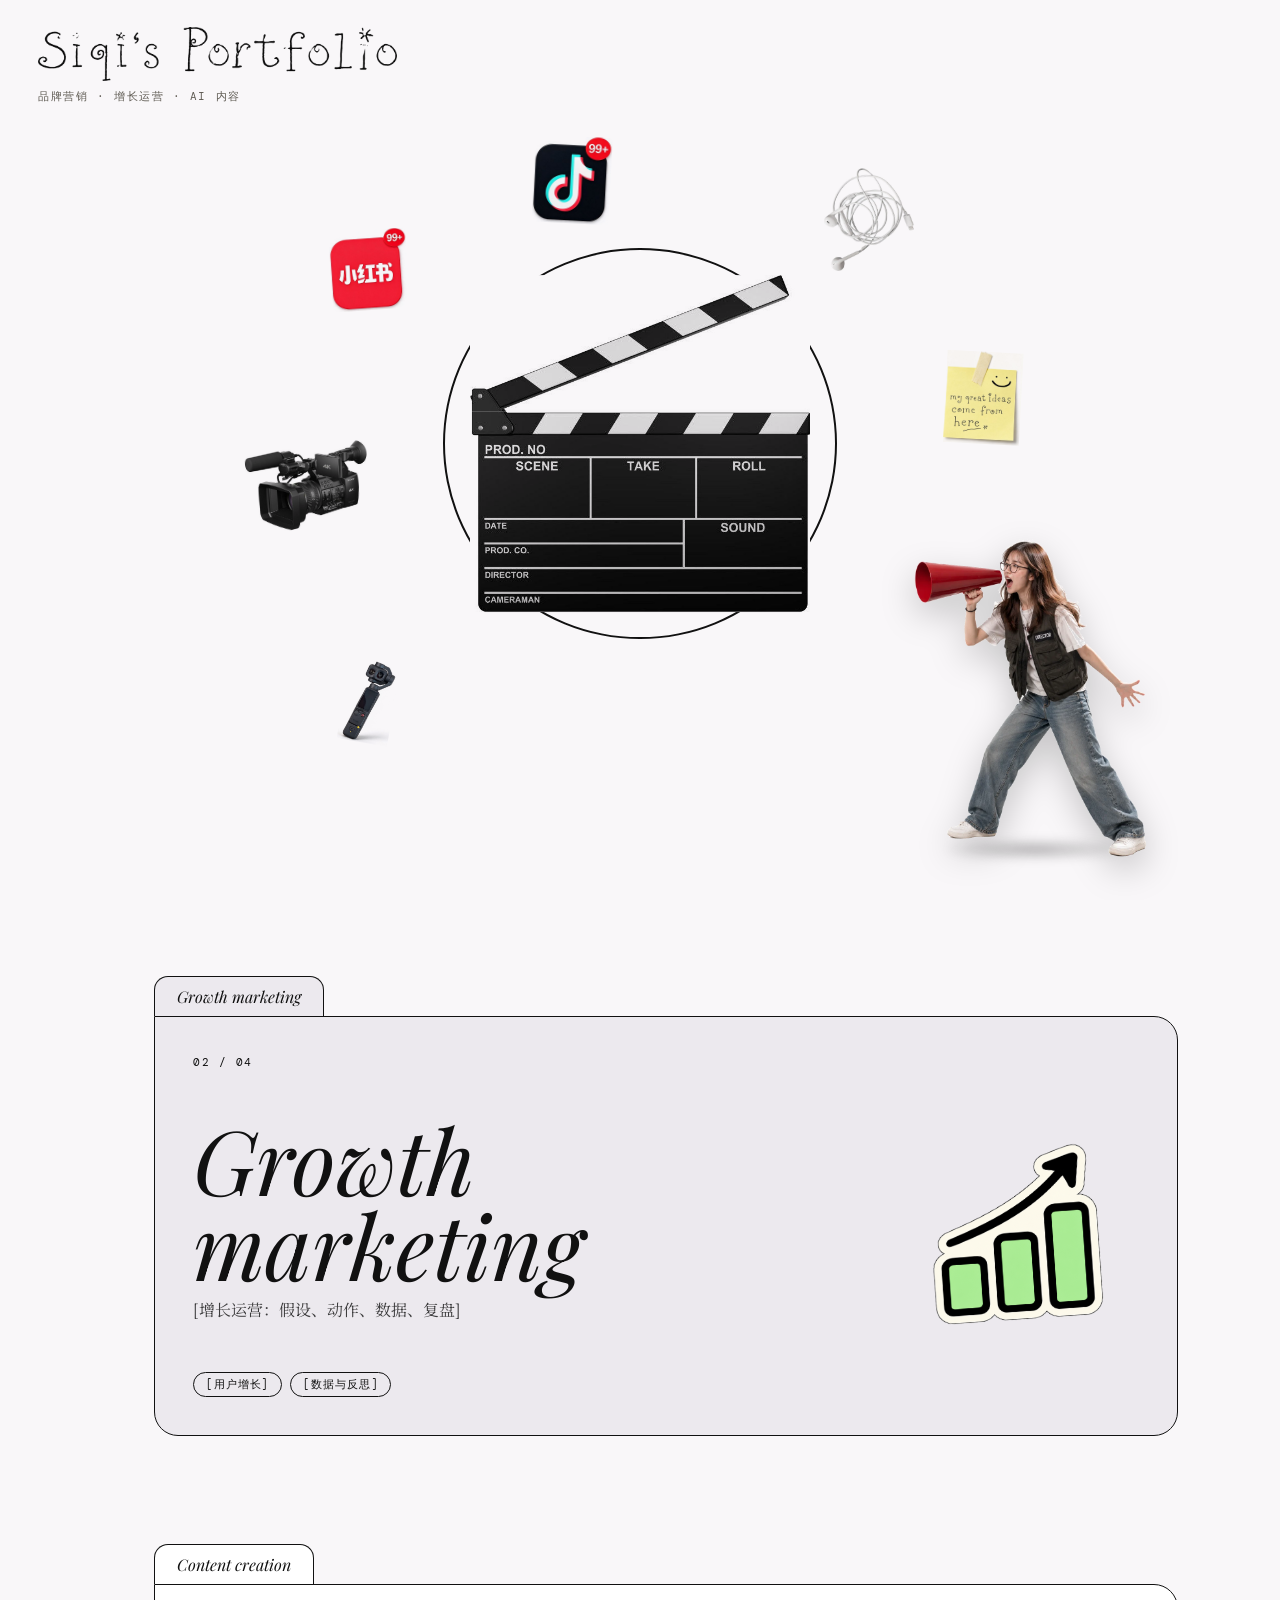
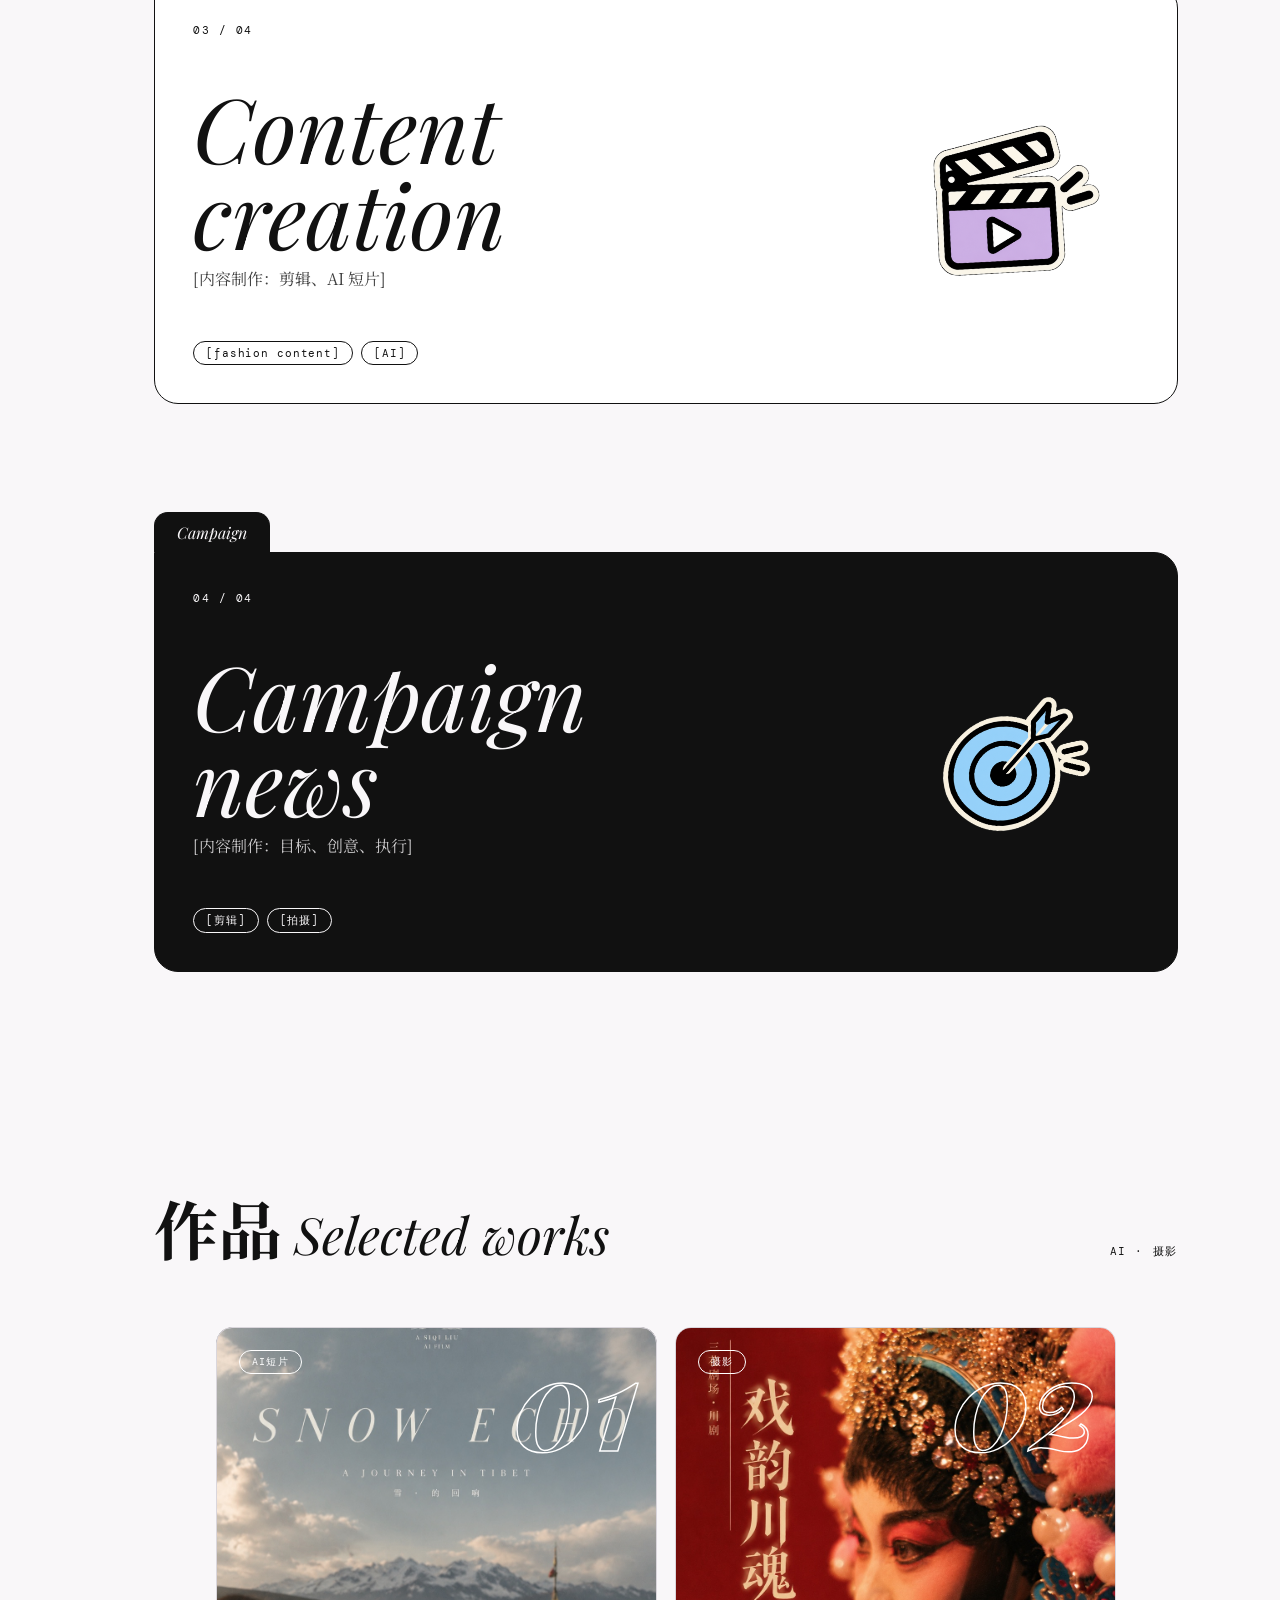
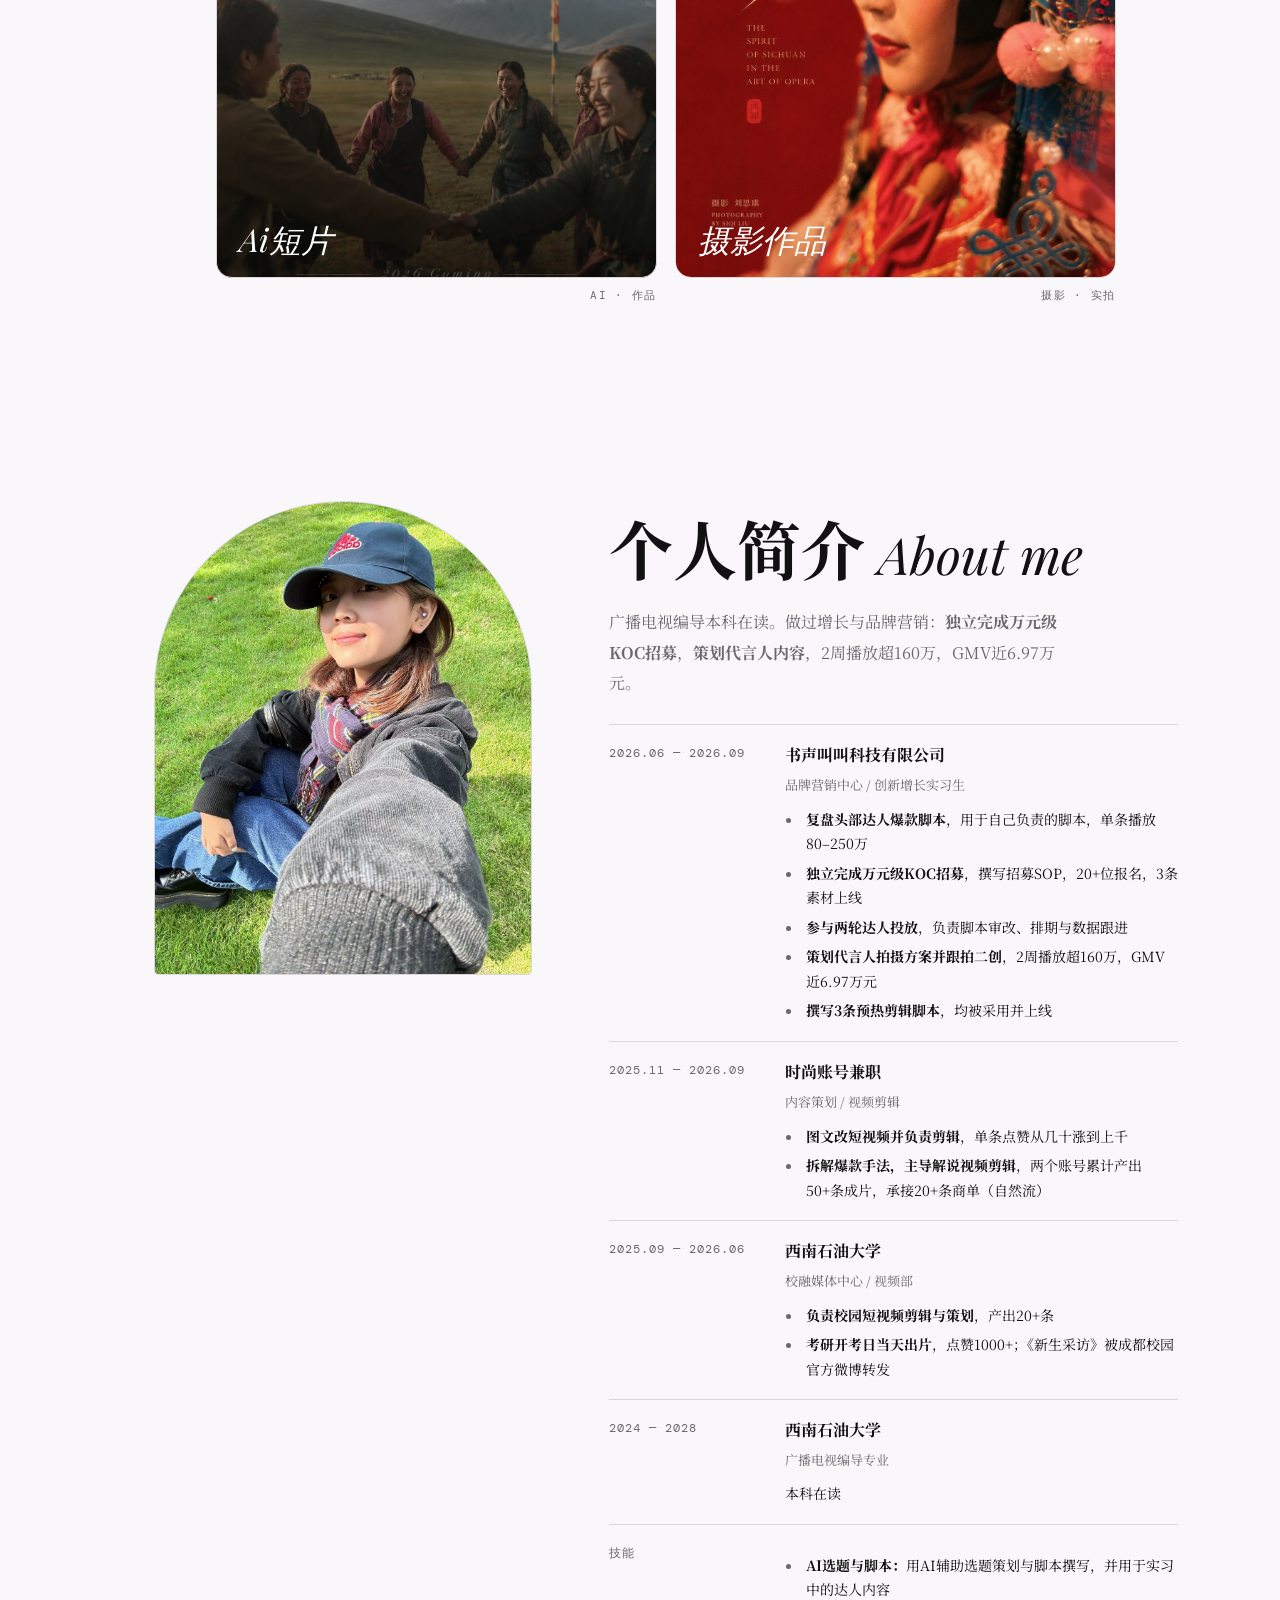
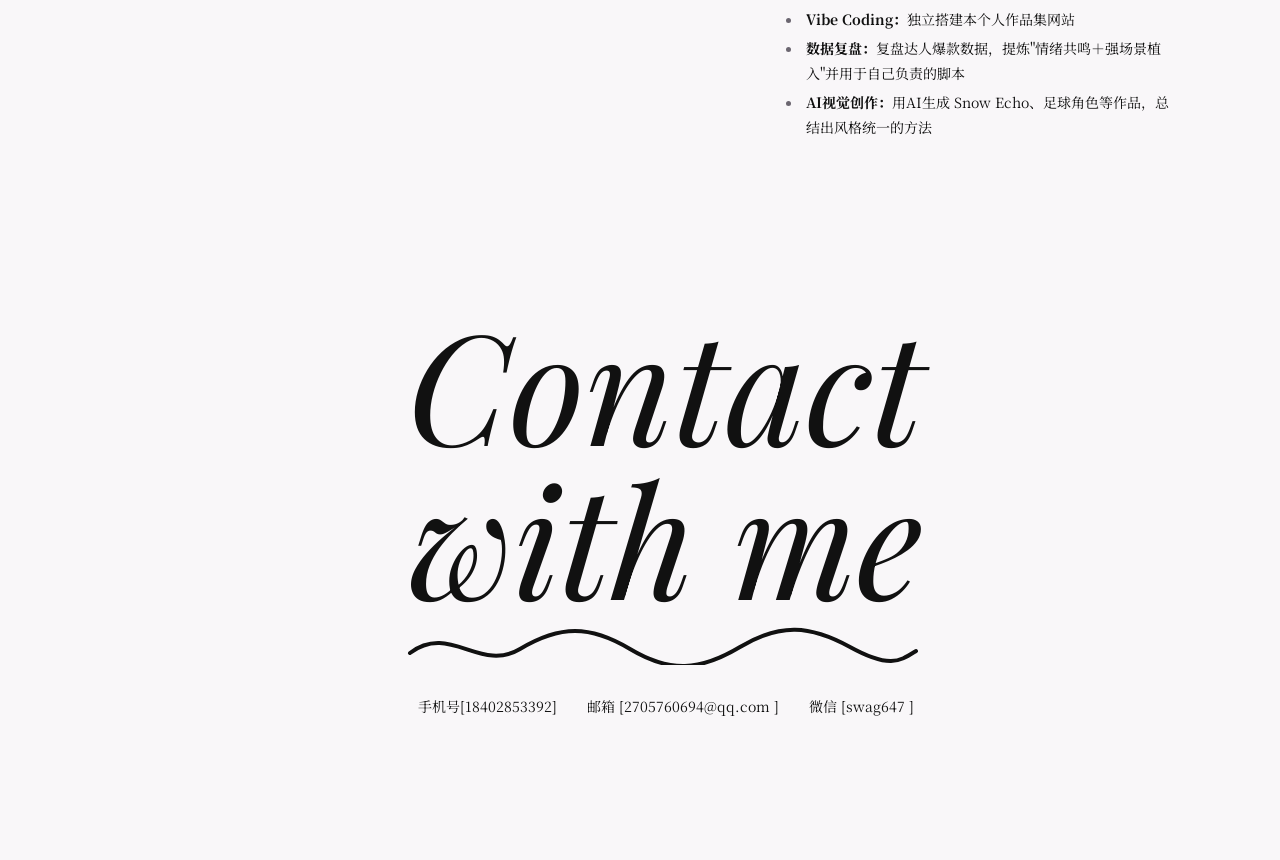
<file: index.html>
<!doctype html><html lang="zh"><head><meta charset="utf-8"><meta name="viewport" content="width=device-width, initial-scale=1, viewport-fit=cover"><title>Siqi’s Portfolio</title>
<link href="https://fonts.googleapis.com/css2?family=Playfair+Display:ital,wght@0,400;0,700;1,400;1,700&family=DM+Mono&family=Noto+Serif+SC:wght@400;700&family=Caveat:wght@500&family=Ma+Shan+Zheng&display=swap" rel="stylesheet">
<style>
:root{--bg:#F9F7F9;--ink:#111;--mute:#6B6670;--line:#DAD6DC;--card:#fff;--sand:#ECE9EE;--red:var(--ink);--p:#F9F7F9;--k:#111;box-sizing:border-box}
*{box-sizing:border-box}html{scroll-behavior:smooth}
body{margin:0;background:var(--bg);color:var(--ink);font-family:'Noto Serif SC',serif;overflow-x:hidden}body.lock{overflow:hidden;height:100vh}
.mono{font:11px 'DM Mono',monospace;letter-spacing:.14em}.hw{font-family:'Ma Shan Zheng','Caveat',cursive}
mark{background:none;color:inherit;padding:0;border-bottom:3px solid var(--ink)}
#intro{--cw:max(150px,min(30vw,340px));position:fixed;inset:0;z-index:100;background:var(--p);color:var(--k);overflow:hidden}#intro.out{display:none}
#tt{position:absolute;left:clamp(16px,3vw,44px);top:calc(env(safe-area-inset-top,0px) + 3vh);width:clamp(220px,28vw,420px)}#tt img{width:100%;display:block}#tt .mono{color:#5E5A52;margin-top:8px}
.o{position:absolute;left:var(--x);top:var(--y);width:var(--w);transform:translate(-50%,-50%) rotate(var(--r));mix-blend-mode:multiply;animation:fl 5s ease-in-out infinite;transition:transform .35s cubic-bezier(.3,1.6,.5,1)}
.o img{width:100%;display:block}.o:hover{transform:translate(-50%,-50%) rotate(calc(var(--r) + 5deg)) scale(1.08)}@keyframes fl{50%{translate:0 -9px}}
#clap{position:absolute;left:50%;top:calc(54% - clamp(28px,4.7vh,46px));transform:translate(-50%,-50%);width:var(--cw);background:none;border:0;padding:0;cursor:pointer;mix-blend-mode:multiply}
.cw{position:relative;aspect-ratio:611/607}.cw img{position:absolute;inset:0;width:100%;display:block}
.brd{clip-path:inset(40.53% 0 0 0)}.stk{clip-path:inset(0 0 59.47% 0);transform-origin:5.89% 37.73%;animation:op 3.2s ease-in-out infinite}
@keyframes op{50%{rotate:-6deg}}#clap:hover .stk{animation:none;rotate:-11deg;transition:rotate .25s}
#clap.snap .stk{animation:cl .24s cubic-bezier(.6,0,1,.6) forwards}@keyframes cl{0%{rotate:-8deg}65%{rotate:25deg}100%{rotate:22deg}}
#clap::before{content:'';position:absolute;inset:-8%;border:2px solid var(--red);border-radius:50%;animation:rg 2s ease-out infinite}@keyframes rg{0%{transform:scale(.75);opacity:.8}100%{transform:scale(1.1);opacity:0}}
#cue{position:absolute;left:50%;top:80%;transform:translateX(-50%);font-size:clamp(18px,2vw,26px);white-space:nowrap}
#dp{position:absolute;left:71.2%;top:78%;transform:translate(-50%,-50%);width:clamp(56px,7vw,100px);aspect-ratio:1;border:1.5px dashed #6B6670;border-radius:50%;display:flex;align-items:center;justify-content:center;text-align:center;font-size:10px;color:#6B6670;padding:4px}
#fl{position:fixed;inset:0;background:#fff;opacity:0;pointer-events:none;z-index:120}#fl.on{animation:fa .8s}@keyframes fa{0%{opacity:0}35%{opacity:1}55%{opacity:1}100%{opacity:0}}
#home{position:fixed;left:16px;top:calc(env(safe-area-inset-top,0px) + 14px);z-index:90;display:flex;align-items:center;gap:8px;background:var(--p);color:var(--k);border:1px solid var(--line);border-radius:99px;padding:5px 14px 5px 7px;cursor:pointer;opacity:0;pointer-events:none;transition:opacity .5s,transform .3s}
#home.on{opacity:1;pointer-events:auto}#home:hover{transform:translateX(3px)}#home img{width:30px;display:block}
#side{position:fixed;left:clamp(12px,2.4vw,36px);top:50%;transform:translateY(-50%);z-index:90;display:flex;flex-direction:column;gap:18px;opacity:0;pointer-events:none;transition:opacity .6s}#side.on{opacity:1;pointer-events:auto}
#side a{color:var(--mute);text-decoration:none;font-size:13px;letter-spacing:.2em}#side a.a{color:var(--ink);font-weight:700}#side a.a::before{content:'• ';color:var(--red)}
section{padding:14vh 8vw 8vh 12vw}.rv{opacity:0;transform:translateY(40px);transition:opacity .8s,transform .8s}.rv.v{opacity:1;transform:none}
#top{min-height:100vh;display:flex;align-items:flex-start;justify-content:flex-start;text-align:left;padding-top:calc(env(safe-area-inset-top,0px) + 72px)}.top-lockup{display:flex;align-items:center;gap:clamp(18px,3vw,48px)}#top .top-person{flex:0 0 auto;width:clamp(90px,8.4vw,125px);height:auto;margin:-8px 0 0 -27px;filter:drop-shadow(0 9px 12px rgba(0,0,0,.14))}.top-copy{display:flex;flex-direction:column;align-items:flex-start;gap:10px}#top h2{margin:0;font-weight:700;font-size:clamp(20px,2.4vw,34px);line-height:1.3;max-width:20em}#top h2 mark{font-size:.864em}
#projects{margin-top:calc(-100vh + 136px)}#works{margin-top:-97px}
.hd{display:flex;justify-content:space-between;align-items:baseline;margin-bottom:6vh;gap:20px}.hd h2{margin:0;font-weight:700;font-size:clamp(34px,5vw,68px)}.hd i,#resume h2 i{font:italic 400 .8em 'Playfair Display',serif;color:var(--red);margin-left:.25em}
.fd{position:sticky;top:calc(10vh + var(--i)*58px);margin-bottom:12vh}
.project-link{display:block;color:inherit;text-decoration:none;cursor:pointer}
.project-link .bd{transition:transform .35s cubic-bezier(.2,.8,.2,1)}.project-link:hover .bd{transform:translateY(-4px)}
.fd .tab{display:inline-block;background:var(--c);color:var(--f);border:1px solid var(--ink);border-bottom:0;border-radius:14px 14px 0 0;padding:9px 22px;font:italic 400 16px 'Playfair Display',serif}
.fd .bd{position:relative;overflow:hidden;background:var(--c);color:var(--f);border:1px solid var(--ink);border-radius:0 24px 24px 24px;height:min(56vh,420px);padding:clamp(20px,3vw,40px);display:flex;flex-direction:column;justify-content:space-between}
.fd h3{margin:0;font:italic 400 clamp(40px,7vw,100px)/.95 'Playfair Display',serif}.fd p{margin:10px 0 0;max-width:40ch;line-height:1.8;opacity:.8}
.project-copy{position:relative;z-index:2;width:62%}.project-visual{position:absolute;z-index:1;right:clamp(28px,6vw,88px);top:52%;width:clamp(120px,13.16vw,180px);max-height:72%;object-fit:contain;transform:translateY(-50%) rotate(var(--vr,0deg));transition:transform .4s cubic-bezier(.2,.8,.2,1)}
.fd:hover .project-visual{transform:translateY(-50%) rotate(var(--vr,0deg)) scale(1.05)}
.ch{display:flex;gap:8px;flex-wrap:wrap}.ch span{border:1.5px solid currentColor;border-radius:99px;padding:4px 12px;font:11px 'DM Mono',monospace;letter-spacing:.08em}
.gr{display:grid;grid-template-columns:repeat(2,minmax(0,1fr));gap:18px}#works .gr{width:min(100%,900px);margin:0 auto}.tl{display:block;min-width:0;text-decoration:none;color:inherit}.tl:nth-child(even){margin-top:0}
.art{position:relative;aspect-ratio:4/5;border-radius:16px;background:var(--card);border:1px solid var(--line);overflow:hidden;display:flex;align-items:flex-end;padding:22px;transition:transform .5s cubic-bezier(.2,.8,.2,1),border-color .3s}.tl:hover .art{transform:translateY(-8px);border-color:var(--red)}
.art em{position:absolute;left:22px;top:22px;font:10px 'DM Mono',monospace;letter-spacing:.14em;border:1px solid var(--ink);border-radius:99px;padding:4px 12px;font-style:normal}
.art b{position:absolute;right:16px;top:6px;font:italic 700 clamp(90px,14vw,210px)/1 'Playfair Display',serif;color:transparent;-webkit-text-stroke:1.5px var(--red);transition:color .4s}.tl:hover .art b{color:var(--red)}
.art span{font:italic 400 clamp(22px,3.2vw,44px)/1.05 'Playfair Display',serif;max-width:10ch}#works .art b{font-size:clamp(72px,10vw,150px)}#works .art span{font-size:clamp(21px,2.5vw,34px)}.cap{display:flex;justify-content:flex-end;margin-top:10px;font:11px 'DM Mono',monospace;letter-spacing:.12em}.cap span:last-child{color:var(--mute)}
.tl-ai .art{background:#111 url('assets/work-ai/cover.jpg') center/cover no-repeat;color:#fff}
.tl-ai .art::after{content:'';position:absolute;inset:38% 0 0;background:linear-gradient(to bottom,transparent,rgba(0,0,0,.68));pointer-events:none}
.tl-ai .art em{z-index:2;border-color:#fff}.tl-ai .art b{z-index:2;-webkit-text-stroke-color:#fff}.tl-ai .art span{position:relative;z-index:2;color:#fff}.tl-ai:hover .art b{color:#111;-webkit-text-stroke-color:#111}
.tl-photo .art{background:var(--card);color:var(--ink)}.tl-photo .art::after{content:none}.tl-photo .art em{border-color:var(--ink)}.tl-photo .art b{-webkit-text-stroke-color:var(--red)}.tl-photo .art .photo-title{display:none;color:var(--ink)}.tl-photo:hover .art b{color:var(--red);-webkit-text-stroke-color:var(--red)}.work-card-cover{position:absolute;inset:0;z-index:0;display:none;width:100%;height:100%;object-fit:cover}.tl-photo.has-cover .work-card-cover{display:block}.tl-photo.has-cover .art{color:#fff}.tl-photo.has-cover .art::after{content:none}.tl-photo.has-cover .art em{border-color:#fff}.tl-photo.has-cover .art b{-webkit-text-stroke-color:#fff}.tl-photo.has-cover .art .photo-title{display:block;color:#fff}.tl-photo.has-cover:hover .art b{color:#fff;-webkit-text-stroke-color:#fff}
#resume{display:grid;grid-template-columns:.8fr 1.2fr;gap:6vw;align-items:start}
#ph{position:sticky;top:8vh;aspect-ratio:1/1.25;border:1px solid var(--line);border-radius:999px 999px 24px 24px;overflow:hidden;background:var(--sand)}#ph img{width:100%;height:100%;display:block;object-fit:cover;object-position:52% 50%}
#resume h2{margin:0 0 14px;font-weight:700;font-size:clamp(34px,5vw,64px)}.resume-intro{margin:0;line-height:1.9;max-width:52ch;color:var(--mute)}.resume-list{margin-top:26px}.li{display:grid;grid-template-columns:160px minmax(0,1fr);gap:16px;border-top:1px solid var(--line);padding:18px 0;font-size:14px;line-height:1.75}.li>i{padding-top:2px;font:12px 'DM Mono',monospace;letter-spacing:.08em;color:var(--mute);white-space:nowrap}.li h3{margin:0 0 6px;font-size:16px;line-height:1.55}.li .role{display:block;margin-bottom:9px;color:var(--mute);font-size:13px}.li p{margin:0;color:var(--ink);line-height:1.8}.li ul{margin:10px 0 0;padding-left:1.25em}.li li{margin-top:5px;padding-left:.2em}.li li::marker{color:var(--mute)}
#contact{text-align:center;padding-bottom:16vh}#contact h2{margin:0;font:italic 400 clamp(54px,12vw,170px)/1 'Playfair Display',serif}#contact svg{width:min(60vw,520px);fill:none;stroke:var(--red);stroke-width:4;stroke-linecap:round;margin:12px 0}#contact .ls{display:flex;gap:30px;justify-content:center;flex-wrap:wrap;margin-top:14px;font-size:14px}@media(min-width:721px){#contact h2{margin-top:-49px}}
@media(max-width:720px){section{padding:12vh 6vw 6vh}#side{flex-direction:row;left:70px;right:0;top:calc(env(safe-area-inset-top,0px) + 22px);transform:none;gap:14px}#resume{grid-template-columns:1fr}#works .gr{grid-template-columns:repeat(2,minmax(0,1fr));gap:12px}#works .art{aspect-ratio:3/4;border-radius:10px;padding:12px}#works .art em{left:12px;top:12px;padding:3px 8px;font-size:8px}#works .art b{right:9px;top:6px;font-size:clamp(50px,18vw,72px);-webkit-text-stroke-width:1px}#works .art span{font-size:clamp(15px,5vw,21px)}#works .cap{justify-content:flex-start;margin-top:7px;font-size:9px;letter-spacing:.08em}#ph{position:static;width:min(82vw,420px);justify-self:center;margin-bottom:12px}.tl:nth-child(even){margin-top:0}.o.m{display:none}.li{grid-template-columns:1fr;gap:7px;padding:17px 0}.li>i{padding:0}.li h3{font-size:15px}.li ul{padding-left:1.15em}#home span{display:none}.top-lockup{gap:12px;width:100%}#top .top-person{width:clamp(72px,24vw,96px);margin-left:0}.top-copy{align-items:center;margin-left:-20px;text-align:center}#top h2{max-width:10em}#works{margin-top:-48px}.project-copy{width:68%}.project-visual{right:14px;top:38%;width:clamp(78px,28vw,118px);max-height:42%}}
#tt{z-index:5}.p1{--x:28.8%;--y:30%;--w:clamp(48px,6vw,88px);--r:-4deg}.p2{--x:44.7%;--y:20%;--w:clamp(48px,6vw,88px);--r:3deg;animation-delay:-2s}.p3{--x:24%;--y:54%;--w:clamp(80px,9.5vw,140px);--r:-3deg;animation-delay:-1s}.p4{--x:28.8%;--y:78%;--w:clamp(34px,4vw,58px);--r:10deg;animation-delay:-2.5s;display:block}.p6{--x:76.8%;--y:44.2%;--w:clamp(58px,5.9vw,86px);--r:3deg;animation-delay:-4s}.p7{--x:67.9%;--y:24.5%;--w:clamp(60px,7vw,104px);--r:4deg;animation-delay:-3s}
#dir{position:absolute;left:80.5%;top:77.5%;right:auto;bottom:auto;transform:translate(-50%,-50%);height:auto;width:min(18vw,32vh);min-width:112px;z-index:3;pointer-events:none}
#dir::after{content:'';position:absolute;left:52%;bottom:-1.5%;width:78%;height:7%;transform:translateX(-50%);border-radius:50%;background:radial-gradient(ellipse,rgba(17,17,17,.3) 0%,rgba(17,17,17,.13) 42%,rgba(17,17,17,0) 74%);filter:blur(4px);z-index:-1}
#dir img{position:relative;z-index:1;width:100%;height:auto;display:block;filter:drop-shadow(0 13px 17px rgba(0,0,0,.2))}
@media(max-width:720px){#intro{min-height:100dvh}#tt{left:6vw;top:calc(env(safe-area-inset-top,0px) + 5vh);width:88vw}#tt .mono{margin-top:10px;font-size:10px;line-height:1.7}.o{animation:none}.p1{display:block;--x:17%;--y:42%;--w:9vw;--r:-4deg}.p2{display:block;--x:24%;--y:40%;--w:9vw;--r:3deg}.p3{display:block;--x:15%;--y:55%;--w:15vw;--r:-3deg}.p4{display:block;--x:18%;--y:67%;--w:7vw;--r:8deg}.p6{display:block;--x:80%;--y:47%;--w:15vw;--r:3deg}.p7{display:block;--x:51%;--y:36%;--w:11vw;--r:4deg}#clap{left:48%;top:60%;width:38vw}#clap::after{content:'点击进入作品集';position:absolute;left:50%;top:calc(100% + 14px);transform:translateX(-50%);width:max-content;color:var(--k);font:12px 'DM Mono',monospace;letter-spacing:.12em}#dir{left:77%;top:70%;right:auto;width:25vw}#dir::after{height:6%;filter:blur(3px)}#side{left:68px;right:10px;top:calc(env(safe-area-inset-top,0px) + 20px);bottom:auto;width:auto;transform:none;flex-direction:row;justify-content:space-around;align-items:center;gap:8px;border:0;border-radius:0;padding:0;background:transparent;backdrop-filter:none;box-shadow:none}#side a{font-size:12px;letter-spacing:.1em;white-space:nowrap}#works .hd{margin-top:-67px}#resume{margin-top:-34px}#contact{margin-top:-46px;padding-bottom:90px}#contact .ls{flex-direction:column;align-items:center;gap:18px;font-size:16px}#contact .ls span{max-width:88vw;overflow-wrap:anywhere}}
</style></head><body class="lock">
<div id="fl"></div>
<div id="intro"><div id="tt"><img src="assets/title-handwritten.png" alt="Siqi’s Portfolio"><div class="mono">品牌营销 · 增长运营 · AI 内容</div></div>
<div class="o p1"><img src="assets/xiaohongshu-icon.jpg" alt="小红书"></div>
<div class="o p2"><img src="assets/douyin-icon.jpg" alt="抖音"></div>
<div class="o p3"><img src="assets/camcorder.jpg" alt="摄影机"></div>
<div class="o p4"><img src="assets/osmo-pocket.jpg" alt="手持相机"></div>
<div class="o p6"><img src="assets/sticky-note.jpg" alt="便利贴"></div>
<div class="o p7"><img src="assets/earphones.jpg" alt="耳机"></div>
<div id="dir"><img src="assets/director-photo.webp" alt="喊麦的导演"></div>
<button id="clap" aria-label="点击场记板，进入作品集"><div class="cw"><img class="brd" src="assets/clapperboard.jpg" alt=""><img class="stk" src="assets/clapperboard.jpg" alt="场记板"></div></button>
</div>
<button id="home" aria-label="回到首页"><img src="assets/clapperboard-small.jpg" alt=""><span class="mono">首页</span></button>
<nav id="side"><a href="#projects">项目</a><a href="#works">作品</a><a href="#resume">简历</a><a href="#contact">联系</a></nav>
<main>
<section id="top"><div class="top-lockup"><img class="top-person rv" src="assets/director-photo.webp" alt="手持扩音器的思琪"><div class="top-copy"><h2 class="rv">[ <mark>my ideas come from here</mark> ]</h2><span class="mono rv" style="color:var(--mute)">SIQI · BRAND × GROWTH × AI</span></div></div></section>
<section id="projects"><div class="hd rv"><h2>项目<i>Projects</i></h2><span class="mono">01 — 04</span></div>
<a class="fd project-link" href="brand-marketing.html" style="--i:0;--c:var(--card);--f:var(--ink);--vr:5deg" aria-label="查看 Brand marketing 项目详情"><span class="tab">Brand marketing</span><div class="bd"><span class="mono">01 / 04</span><div class="project-copy"><h3>Brand<br>marketing</h3><p>[ a spokesperson campaign]</p></div><div class="ch"><span>[品牌策略]</span><span>[达人营销]</span></div><img class="project-visual" src="assets/brand-sticker.png?v=2" alt="击掌手势贴纸"></div></a>
<a class="fd project-link" href="growth-marketing.html" style="--i:1;--c:var(--sand);--f:var(--ink);--vr:-4deg" aria-label="查看 Growth marketing 项目详情"><span class="tab">Growth marketing</span><div class="bd"><span class="mono">02 / 04</span><div class="project-copy"><h3>Growth<br>marketing</h3><p>[增长运营：假设、动作、数据、复盘]</p></div><div class="ch"><span>[用户增长]</span><span>[数据与反思]</span></div><img class="project-visual" src="assets/growth-sticker.png?v=2" alt="增长图表贴纸"></div></a>
<a class="fd project-link" href="content-creation.html" style="--i:2;--c:var(--card);--f:var(--ink);--vr:4deg" aria-label="查看 Content creation 项目详情"><span class="tab">Content creation</span><div class="bd"><span class="mono">03 / 04</span><div class="project-copy"><h3>Content<br>creation</h3><p>[内容制作：剪辑、AI 短片]</p></div><div class="ch"><span>[fashion content]</span><span>[AI]</span></div><img class="project-visual" src="assets/content-sticker.png?v=2" alt="视频场记板贴纸"></div></a>
<a class="fd project-link" href="school-campaign.html" style="--i:3;--c:var(--ink);--f:var(--bg);--vr:-5deg" aria-label="查看 Campaign news 项目详情"><span class="tab">Campaign</span><div class="bd"><span class="mono">04 / 04</span><div class="project-copy"><h3>Campaign news</h3><p>[内容制作：目标、创意、执行]</p></div><div class="ch"><span>[剪辑]</span><span>[拍摄]</span></div><img class="project-visual" src="assets/campaign-sticker.png?v=2" alt="目标贴纸"></div></a></section>
<section id="works"><div class="hd rv"><h2>作品<i>Selected works</i></h2><span class="mono">AI · 摄影</span></div>
<div class="gr"><a class="tl tl-ai rv" href="work-ai.html"><div class="art"><em>AI短片</em><b>01</b><span>Ai短片</span></div><div class="cap"><span>AI · 作品</span></div></a>
<a class="tl tl-ai tl-photo rv" href="work-photo.html"><div class="art"><img class="work-card-cover" src="assets/work-photo/cover.jpg" alt="" onload="this.closest('.tl-photo').classList.add('has-cover')" onerror="this.remove()"><em>摄影</em><b>02</b><span class="photo-title">摄影作品</span></div><div class="cap"><span>摄影 · 实拍</span></div></a></div></section>
<section id="resume"><div id="ph" class="rv"><img src="assets/about-photo.jpg" alt="思琪的个人照片"></div><div class="rv"><h2>个人简介<i>About me</i></h2><p class="resume-intro">广播电视编导本科在读。做过增长与品牌营销：<strong>独立完成万元级KOC招募</strong>，<strong>策划代言人内容</strong>，2周播放超160万，GMV近6.97万元。</p>
<div class="resume-list"><div class="li"><i>2026.06 — 2026.09</i><div><h3>书声叫叫科技有限公司</h3><span class="role">品牌营销中心 / 创新增长实习生</span><ul><li><strong>复盘头部达人爆款脚本</strong>，用于自己负责的脚本，单条播放80–250万</li><li><strong>独立完成万元级KOC招募</strong>，撰写招募SOP，20+位报名，3条素材上线</li><li><strong>参与两轮达人投放</strong>，负责脚本审改、排期与数据跟进</li><li><strong>策划代言人拍摄方案并跟拍二创</strong>，2周播放超160万，GMV近6.97万元</li><li><strong>撰写3条预热剪辑脚本</strong>，均被采用并上线</li></ul></div></div><div class="li"><i>2025.11 — 2026.09</i><div><h3>时尚账号兼职</h3><span class="role">内容策划 / 视频剪辑</span><ul><li><strong>图文改短视频并负责剪辑</strong>，单条点赞从几十涨到上千</li><li><strong>拆解爆款手法，主导解说视频剪辑</strong>，两个账号累计产出50+条成片，承接20+条商单（自然流）</li></ul></div></div><div class="li"><i>2025.09 — 2026.06</i><div><h3>西南石油大学</h3><span class="role">校融媒体中心 / 视频部</span><ul><li><strong>负责校园短视频剪辑与策划</strong>，产出20+条</li><li><strong>考研开考日当天出片</strong>，点赞1000+；《新生采访》被成都校园官方微博转发</li></ul></div></div><div class="li"><i>2024 — 2028</i><div><h3>西南石油大学</h3><span class="role">广播电视编导专业</span><p>本科在读</p></div></div><div class="li"><i>技能</i><div><ul><li><strong>AI选题与脚本：</strong>用AI辅助选题策划与脚本撰写，并用于实习中的达人内容</li><li><strong>Vibe Coding：</strong>独立搭建本个人作品集网站</li><li><strong>数据复盘：</strong>复盘达人爆款数据，提炼"情绪共鸣＋强场景植入"并用于自己负责的脚本</li><li><strong>AI视觉创作：</strong>用AI生成 Snow Echo、足球角色等作品，总结出风格统一的方法</li></ul></div></div></div></div></section>
<section id="contact"><h2 class="rv">Contact<br>with me</h2><svg viewBox="0 0 520 40" class="rv"><path d="M4 28c40-30 70 20 110-4s70-24 110 0 70 22 110-2 70-22 110 0 50 14 66 4"/></svg><div class="ls rv"><span>手机号[18402853392]</span><span>邮箱 [2705760694@qq.com ]</span><span>微信 [swag647 ]</span></div></section>
</main>
<script>
var b=document.body,i=document.getElementById('intro'),c=document.getElementById('clap'),s=document.getElementById('side'),h=document.getElementById('home'),f=document.getElementById('fl');
var view=new URLSearchParams(location.search).get('view');if(view==='projects'||view==='works'){i.classList.add('out');b.classList.remove('lock');s.classList.add('on');h.classList.add('on');requestAnimationFrame(function(){document.getElementById(view==='works'?'works':'projects').scrollIntoView()})}
function fx(g){f.classList.remove("on");void f.offsetWidth;f.classList.add("on");setTimeout(g,300)}
c.onclick=function(){if(c.classList.contains("snap"))return;c.classList.add("snap");setTimeout(function(){fx(function(){i.classList.add("out");b.classList.remove("lock");s.classList.add("on");h.classList.add("on");window.scrollTo(0,0)})},230)};
h.onclick=function(){fx(function(){s.classList.remove("on");h.classList.remove("on");b.classList.add("lock");c.classList.remove("snap");i.classList.remove("out");window.scrollTo(0,0)})};
var io=new IntersectionObserver(function(e){e.forEach(function(x){if(x.isIntersecting)x.target.classList.add('v')})},{threshold:.15});document.querySelectorAll('.rv').forEach(function(n){io.observe(n)});
var L=[].slice.call(document.querySelectorAll('#side a'));addEventListener('scroll',function(){var y=scrollY+innerHeight*.4,k=-1;L.forEach(function(a,n){var t=document.querySelector(a.getAttribute('href'));if(t&&t.offsetTop<=y)k=n});L.forEach(function(a,n){a.classList.toggle('a',n===k)})});
</script></body></html>
</file>
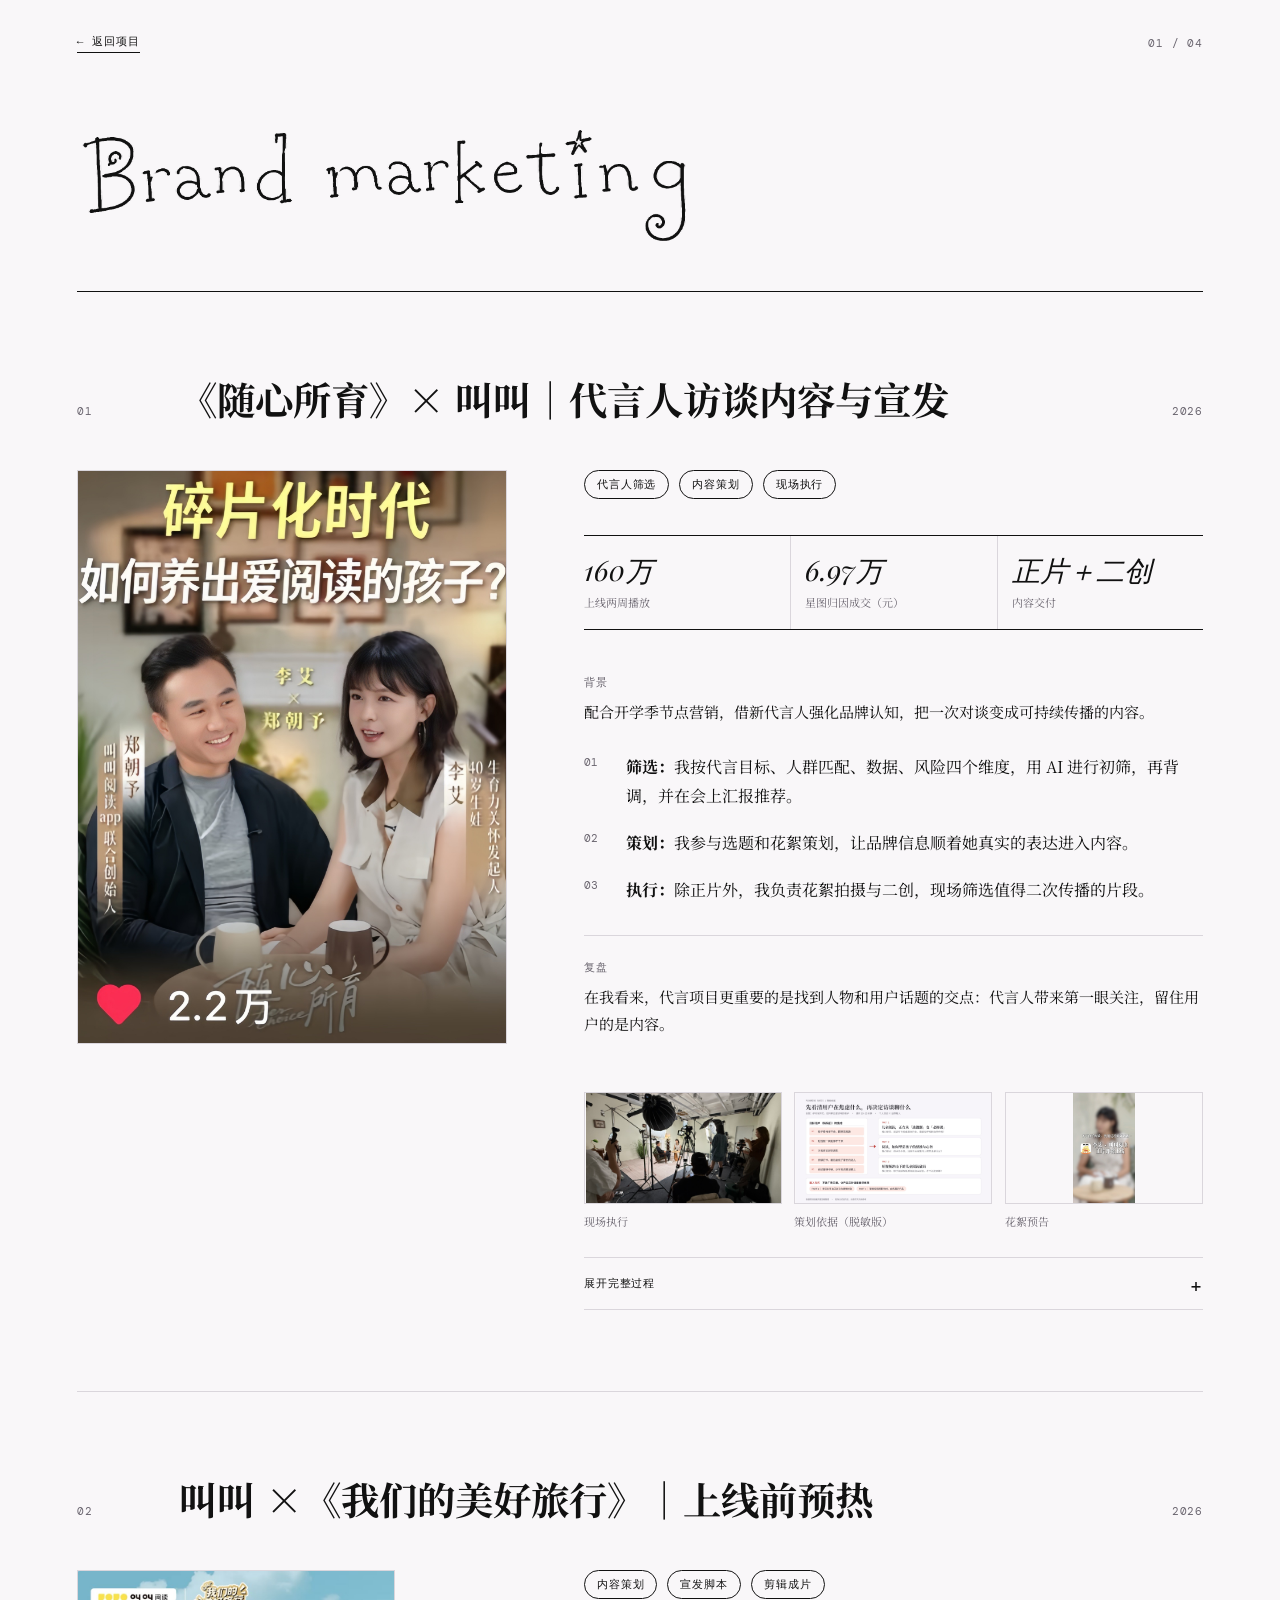
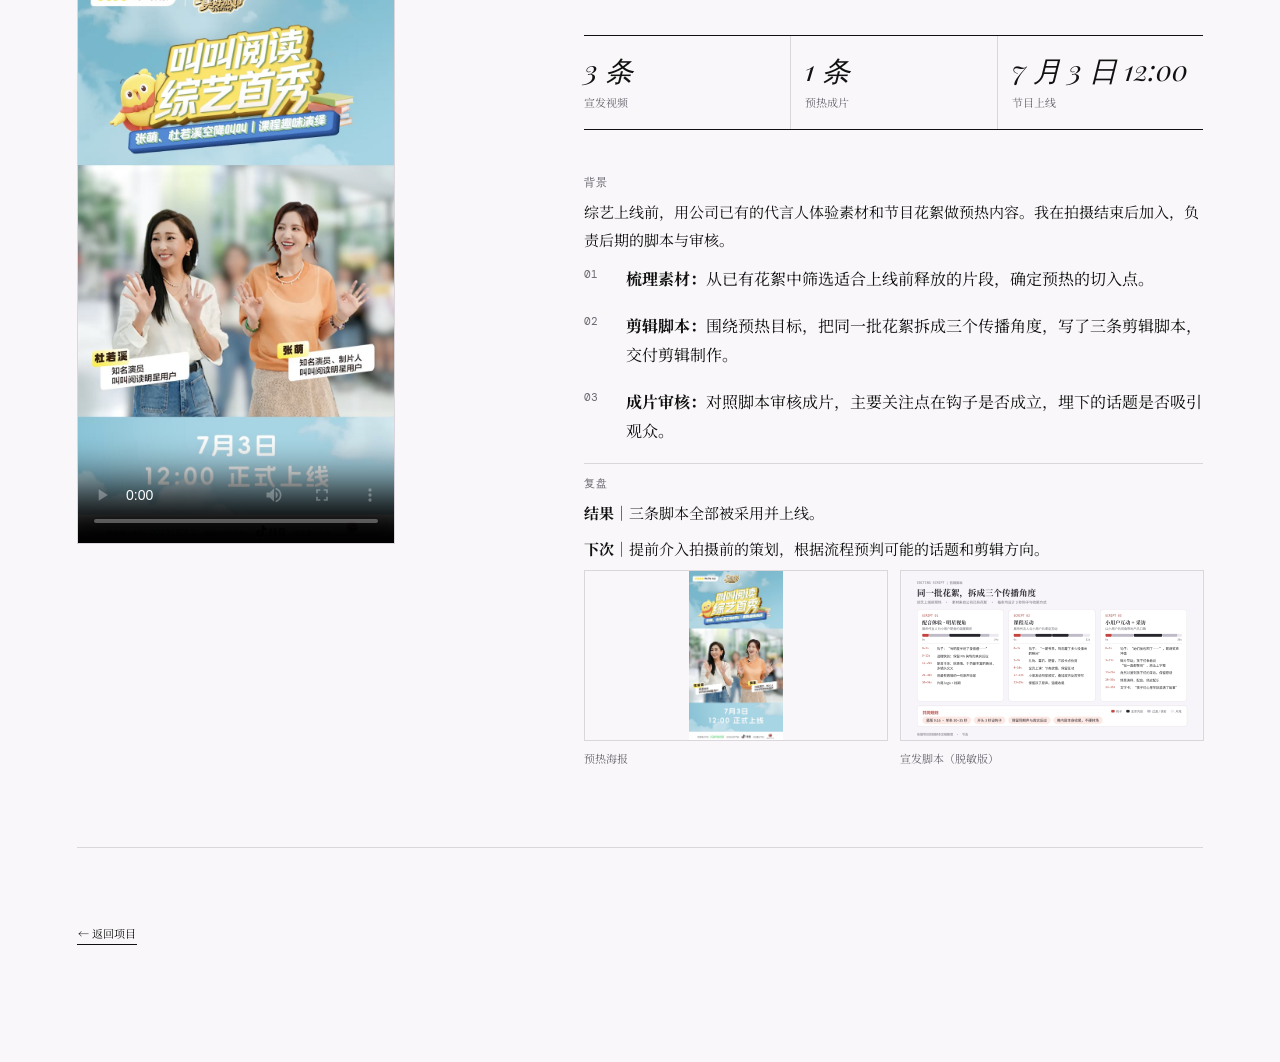
<file: brand-marketing.html>
<!doctype html>
<html lang="zh">
<head>
<meta charset="utf-8">
<meta name="viewport" content="width=device-width, initial-scale=1, viewport-fit=cover">
<title>Brand marketing — Siqi's Portfolio</title>
<link href="https://fonts.googleapis.com/css2?family=Playfair+Display:ital,wght@0,400;0,700;1,400&amp;family=DM+Mono&amp;family=Noto+Serif+SC:wght@400;700&amp;display=swap" rel="stylesheet">
<link href="media-viewer.css" rel="stylesheet">
<style>
:root{--bg:#F9F7F9;--ink:#111;--mute:#6B6670;--line:#DAD6DC;box-sizing:border-box}
*{box-sizing:border-box}html{scroll-behavior:smooth}body{margin:0;overflow-x:hidden;background:var(--bg);color:var(--ink);font-family:'Noto Serif SC',serif}.mono{font:11px 'DM Mono',monospace;letter-spacing:.08em}
.page{width:min(1180px,88vw);margin:0 auto;padding:24px 0 13vh}.nav{display:flex;justify-content:space-between;align-items:center;min-height:38px;margin-bottom:clamp(42px,7vh,76px)}.back{color:var(--ink);text-decoration:none;border-bottom:1px solid var(--ink);padding-bottom:3px}.count,.project-no,.year{color:var(--mute)}.project-footer{padding-top:clamp(48px,8vh,88px)}.bottom-back{display:inline-block;color:var(--ink);text-decoration:none;border-bottom:1px solid var(--ink);padding:0 1px 4px;font-size:11px;line-height:1.2}
.hero{padding-bottom:clamp(28px,5vh,52px);border-bottom:1px solid var(--ink)}h1{width:clamp(420px,48vw,650px);margin:0;line-height:0}h1 img{display:block;width:100%;height:auto}
.project{padding:clamp(56px,9vh,104px) 0;border-bottom:1px solid var(--line)}.project:last-child{border-bottom:0}.project-head{display:grid;grid-template-columns:80px minmax(0,1fr) auto;gap:22px;align-items:baseline;margin-bottom:clamp(30px,5vh,52px)}.project h2{margin:0;font:700 clamp(25px,3vw,42px)/1.35 'Noto Serif SC',serif}.project-layout{display:grid;grid-template-columns:minmax(260px,.82fr) minmax(0,1.18fr);gap:clamp(36px,6vw,82px);align-items:start}.cover-wrap{position:sticky;top:28px;container-type:inline-size}
.media{position:relative;overflow:hidden;background:#ECE9EE;border:1px solid var(--line)}.cover{aspect-ratio:3/4}.media img,.media video{width:100%;height:100%;display:block;object-fit:cover}.media.contain img,.media.contain video{width:100%;height:100%;display:block;object-fit:cover}.cover.contain{width:var(--fit-width,100%);max-width:100%;height:133.333cqw;aspect-ratio:auto}.media-link{display:block;color:inherit;text-decoration:none}.media-placeholder{position:absolute;inset:0;display:flex;align-items:center;justify-content:center;padding:20px;color:var(--mute);text-align:center;word-break:break-word}.media:not(.missing) .media-placeholder{display:none}.content{min-width:0}
.tags{display:flex;gap:10px;flex-wrap:wrap;margin-bottom:clamp(26px,4vh,42px)}.tags span{border:1px solid var(--ink);border-radius:999px;padding:6px 12px;font-size:11px}.outcomes{display:grid;grid-template-columns:repeat(3,minmax(0,1fr));border-top:1px solid var(--ink);border-bottom:1px solid var(--ink);margin-bottom:clamp(28px,5vh,46px)}.outcome{min-width:0;padding:18px 14px 18px 0}.outcome+.outcome{border-left:1px solid var(--line);padding-left:14px}.outcome strong{display:block;font:italic 400 clamp(19px,2.2vw,32px)/1.15 'Playfair Display',serif;overflow-wrap:anywhere}.outcome span{display:block;margin-top:8px;color:var(--mute);font-size:11px;line-height:1.5}
.copy-block{margin:0 0 28px}.label{display:block;margin-bottom:8px;color:var(--mute)}.copy-block p{margin:0;font-size:15px;line-height:1.85}.actions{display:grid;gap:18px;margin:0 0 30px;padding:0;list-style:none;counter-reset:step}.actions li{position:relative;padding-left:42px;line-height:1.8;counter-increment:step}.actions li::before{content:'0' counter(step);position:absolute;left:0;top:2px;color:var(--mute);font:11px 'DM Mono',monospace}.review{padding-top:24px;border-top:1px solid var(--line)}.p2-project .actions{margin:-16px 0 18px}.p2-project .review{padding-top:12px}
.evidence{display:grid;grid-template-columns:repeat(3,minmax(0,1fr));gap:12px;margin-top:clamp(34px,6vh,58px)}.evidence figure{min-width:0;margin:0;container-type:inline-size}.evidence .media{aspect-ratio:4/3}.evidence .media.contain{width:var(--fit-width,100%);max-width:100%;height:75cqw;aspect-ratio:auto}.evidence figcaption{margin-top:9px;color:var(--mute);font-size:11px;line-height:1.5}.evidence.aligned-evidence .media{width:100%;height:auto;aspect-ratio:16/9;background:transparent}.evidence.aligned-evidence .media img{object-fit:contain}.evidence.p2-evidence{grid-template-columns:repeat(2,minmax(0,1fr))}.review-lines{display:grid;gap:8px}.review-lines p{margin:0}details{margin-top:28px;border-top:1px solid var(--line);border-bottom:1px solid var(--line)}summary{padding:18px 0;cursor:pointer;list-style:none}summary::-webkit-details-marker{display:none}summary::after{content:'+';float:right;font:20px/1 'DM Mono',monospace}details[open] summary::after{content:'−'}.details-copy{margin:0;padding:0 0 22px;color:var(--mute);line-height:1.8}.details-copy figure{container-type:inline-size}.details-copy .media.contain{width:var(--fit-width,100cqw)!important;max-width:100%;height:56.25cqw;aspect-ratio:auto!important}
@media(min-width:761px){.project+.project .evidence{margin-top:-21.02px}}
.fade{animation:fade .55s ease both}@keyframes fade{from{opacity:0;transform:translateY(8px)}to{opacity:1;transform:none}}
@media(max-width:760px){.page{width:88vw;padding-top:18px}.nav{margin-bottom:42px}h1{width:100%}.project{padding:56px 0}.project-head{grid-template-columns:42px minmax(0,1fr);gap:12px;margin-bottom:28px}.year{grid-column:2}.project-layout{grid-template-columns:1fr;gap:32px}.cover-wrap{position:static}.cover{aspect-ratio:4/5}.cover.contain{width:var(--fit-width-mobile,var(--fit-width,100%));height:125cqw;aspect-ratio:auto}.outcomes{grid-template-columns:1fr;margin-bottom:30px}.outcome{padding:15px 0}.outcome+.outcome{border-left:0;border-top:1px solid var(--line);padding-left:0}.outcome strong{font-size:25px}.evidence{gap:8px}.evidence figcaption{font-size:10px}.media-placeholder{padding:8px;font-size:9px;letter-spacing:0}}
</style>
</head>
<body>
<main class="page fade">
  <nav class="nav mono" aria-label="页面导航"><a class="back" href="index.html?view=projects#projects">← 返回项目</a><span class="count">01 / 04</span></nav>
  <header class="hero"><h1><img src="assets/brand-title-cutout.png" alt="Brand marketing"></h1></header>

  <article class="project">
    <header class="project-head"><span class="project-no mono">01</span><h2>《随心所育》× 叫叫｜代言人访谈内容与宣发</h2><span class="year mono">2026</span></header>
    <div class="project-layout">
      <div class="cover-wrap"><div class="media cover"><img src="assets/brand-marketing/p1-cover.jpg" alt="《随心所育》成片封面" onerror="this.parentElement.classList.add('missing');this.remove()"><span class="media-placeholder mono">p1-cover.jpg</span></div></div>
      <div class="content">
        <div class="tags mono"><span>代言人筛选</span><span>内容策划</span><span>现场执行</span></div>
        <div class="outcomes" aria-label="项目结果"><div class="outcome"><strong>160万</strong><span>上线两周播放</span></div><div class="outcome"><strong>6.97万</strong><span>星图归因成交（元）</span></div><div class="outcome"><strong>正片＋二创</strong><span>内容交付</span></div></div>
        <div class="copy-block"><span class="label mono">背景</span><p>配合开学季节点营销，借新代言人强化品牌认知，把一次对谈变成可持续传播的内容。</p></div>
        <ol class="actions"><li><strong>筛选：</strong>我按代言目标、人群匹配、数据、风险四个维度，用 AI 进行初筛，再背调，并在会上汇报推荐。</li><li><strong>策划：</strong>我参与选题和花絮策划，让品牌信息顺着她真实的表达进入内容。</li><li><strong>执行：</strong>除正片外，我负责花絮拍摄与二创，现场筛选值得二次传播的片段。</li></ol>
        <div class="copy-block review"><span class="label mono">复盘</span><p>在我看来，代言项目更重要的是找到人物和用户话题的交点：代言人带来第一眼关注，留住用户的是内容。</p></div>
        <div class="evidence aligned-evidence">
          <figure><div class="media"><img src="assets/brand-marketing/p1-scene.jpg" alt="项目现场照" onerror="this.parentElement.classList.add('missing');this.remove()"><span class="media-placeholder mono">p1-scene.jpg</span></div><figcaption>现场执行</figcaption></figure>
          <figure><div class="media"><img src="assets/brand-marketing/p1-doc.jpg" alt="脱敏策划文档" onerror="this.parentElement.classList.add('missing');this.remove()"><span class="media-placeholder mono">p1-doc.jpg</span></div><figcaption>策划依据（脱敏版）</figcaption></figure>
          <figure><a class="media-link" href="assets/brand-marketing/p1-teaser.jpg" target="_blank" aria-label="查看花絮预告原图"><div class="media"><img src="assets/brand-marketing/p1-teaser.jpg" alt="花絮预告" onerror="this.parentElement.classList.add('missing');this.remove()"><span class="media-placeholder mono">p1-teaser.jpg</span></div></a><figcaption>花絮预告</figcaption></figure>
        </div>
        <details><summary class="mono">展开完整过程</summary><div class="details-copy" style="padding-bottom:0">
          <section style="padding:24px 0;border-top:1px solid var(--line)">
            <div style="display:grid;grid-template-columns:32px minmax(0,1fr);gap:12px;align-items:start"><span class="mono" style="color:var(--mute)">01</span><div style="min-width:0"><h3 style="margin:0 0 12px;font-size:15px;line-height:1.6">筛选｜先想清楚品牌需要什么样的人</h3><p style="margin:0 0 18px;font-size:13px;line-height:1.85">我通过AI、数英、Social Beta等渠道，从代言目标、人群匹配、数据、风险几个维度找人，再逐个查资料筛掉不合适的。最终在两位候选人难取舍时，我拉数据做了整合分析，在会上汇报。</p><figure style="margin:0"><div class="media" style="width:100%;aspect-ratio:1476/976"><img src="assets/brand-marketing/p1-detail-1.jpg" alt="候选对比" onerror="this.parentElement.classList.add('missing');this.remove()"><span class="media-placeholder mono">p1-detail-1.jpg</span></div><figcaption style="margin-top:8px;font-size:11px;color:var(--mute)">候选对比（汇报笔记截图）</figcaption></figure></div></div>
          </section>
          <section style="padding:24px 0;border-top:1px solid var(--line)">
            <div style="display:grid;grid-template-columns:32px minmax(0,1fr);gap:12px;align-items:start"><span class="mono" style="color:var(--mute)">02</span><div style="min-width:0"><h3 style="margin:0 0 12px;font-size:15px;line-height:1.6">策划｜先接住她的语气，再谈品牌要说什么</h3><p style="margin:0 0 18px;font-size:13px;line-height:1.85">她的表达和育儿经历本身就适合进入内容，所以没有把她当"广告人"，选了访谈植入。选题先用 AI 看目标用户最焦虑什么，再结合他们的背景和购买偏好。我参与了选题逻辑、合作内容、花絮策划和花絮剪辑脚本。</p><figure style="margin:0"><div class="media" style="width:100%;aspect-ratio:16/9"><img src="assets/brand-marketing/p1-detail-2.jpg" alt="策划文档" onerror="this.parentElement.classList.add('missing');this.remove()"><span class="media-placeholder mono">p1-detail-2.jpg</span></div><figcaption style="margin-top:8px;font-size:11px;color:var(--mute)">策划文档（脱敏版）</figcaption></figure></div></div>
          </section>
          <section style="padding:24px 0;border-top:1px solid var(--line)">
            <div style="display:grid;grid-template-columns:32px minmax(0,1fr);gap:12px;align-items:start"><span class="mono" style="color:var(--mute)">03</span><div style="min-width:0"><h3 style="margin:0 0 12px;font-size:15px;line-height:1.6">执行｜现场我负责把"值得拍的"抓出来</h3><p style="margin:0 0 18px;font-size:13px;line-height:1.85">我参与北京拍摄，独立负责花絮拍摄和二创。现场没有完全按脚本走，我要判断什么值得拍，再从素材里筛出适合传播的片段。花絮其实是品牌很便宜的真实素材。</p><figure style="margin:0"><a class="media-link" href="assets/brand-marketing/p1-detail-3.jpg" target="_blank" aria-label="查看现场执行原图"><div class="media contain" style="width:100%;aspect-ratio:16/9"><img src="assets/brand-marketing/p1-detail-3.jpg" alt="现场执行" onerror="this.parentElement.classList.add('missing');this.remove()"><span class="media-placeholder mono">p1-detail-3.jpg</span></div></a><figcaption style="margin-top:8px;font-size:11px;color:var(--mute)">现场执行</figcaption></figure></div></div>
          </section>
          <section style="padding:24px 0;border-top:1px solid var(--line)">
            <div style="display:grid;grid-template-columns:32px minmax(0,1fr);gap:12px;align-items:start"><span class="mono" style="color:var(--mute)">04</span><div style="min-width:0"><h3 style="margin:0 0 12px;font-size:15px;line-height:1.6">复盘｜问题不在最后怎么剪，在前面有没有找对人和话题</h3><p style="margin:0 0 18px;font-size:13px;line-height:1.85">代言人自带关注度，但没有合适的问题，她的流量和品牌内容还是各说各的。所以我现在看代言人，不只看曝光，更看她能不能把品牌自然带进用户本来就在讨论的问题里。</p><figure style="margin:0"><a class="media-link" href="assets/brand-marketing/p1-detail-4.jpg" target="_blank" aria-label="查看成片封面原图"><div class="media contain" style="--fit-width:41.07cqw"><img src="assets/brand-marketing/p1-detail-4.jpg" alt="成片封面" onerror="this.parentElement.classList.add('missing');this.remove()"><span class="media-placeholder mono">p1-detail-4.jpg</span></div></a><figcaption style="margin-top:8px;font-size:11px;color:var(--mute)">成片封面</figcaption></figure></div></div>
          </section>
        </div></details>
      </div>
    </div>
  </article>

  <article class="project p2-project">
    <header class="project-head"><span class="project-no mono">02</span><h2>叫叫 ×《我们的美好旅行》｜上线前预热</h2><span class="year mono">2026</span></header>
    <div class="project-layout">
      <div class="cover-wrap"><div class="media cover contain" style="--fit-width:73.93cqw;--fit-width-mobile:69.31cqw"><video controls playsinline preload="metadata" poster="assets/brand-marketing/p2-poster-2.jpg" aria-label="《我们的美好旅行》预热成片"><source src="assets/brand-marketing/p2-poster-1.web.mp4" type="video/mp4">当前浏览器不支持视频播放。</video></div></div>
      <div class="content">
        <div class="tags mono"><span>内容策划</span><span>宣发脚本</span><span>剪辑成片</span></div>
        <div class="outcomes" aria-label="项目交付物"><div class="outcome"><strong>3 条</strong><span>宣发视频</span></div><div class="outcome"><strong>1 条</strong><span>预热成片</span></div><div class="outcome"><strong>7 月 3 日 12:00</strong><span>节目上线</span></div></div>
        <div class="copy-block"><span class="label mono">背景</span><p>综艺上线前，用公司已有的代言人体验素材和节目花絮做预热内容。我在拍摄结束后加入，负责后期的脚本与审核。</p></div>
        <ol class="actions"><li><strong>梳理素材：</strong>从已有花絮中筛选适合上线前释放的片段，确定预热的切入点。</li><li><strong>剪辑脚本：</strong>围绕预热目标，把同一批花絮拆成三个传播角度，写了三条剪辑脚本，交付剪辑制作。</li><li><strong>成片审核：</strong>对照脚本审核成片，主要关注点在钩子是否成立，埋下的话题是否吸引观众。</li></ol>
        <div class="copy-block review"><span class="label mono">复盘</span><div class="review-lines"><p><strong>结果｜</strong>三条脚本全部被采用并上线。</p><p><strong>下次｜</strong>提前介入拍摄前的策划，根据流程预判可能的话题和剪辑方向。</p></div></div>
        <div class="evidence aligned-evidence p2-evidence">
          <figure><a class="media-link" href="assets/brand-marketing/p2-poster-2.jpg" target="_blank" aria-label="查看节目预热海报原图"><div class="media contain" style="--fit-width:41.61cqw"><img src="assets/brand-marketing/p2-poster-2.jpg" alt="节目预热海报" onerror="this.parentElement.classList.add('missing');this.remove()"><span class="media-placeholder mono">p2-poster-2.jpg</span></div></a><figcaption>预热海报</figcaption></figure>
          <figure><div class="media"><img src="assets/brand-marketing/p2-doc.jpg" alt="脱敏宣发脚本文档" onerror="this.parentElement.classList.add('missing');this.remove()"><span class="media-placeholder mono">p2-doc.jpg</span></div><figcaption>宣发脚本（脱敏版）</figcaption></figure>
        </div>
      </div>
    </div>
  </article>
  <footer class="project-footer"><a class="bottom-back" href="index.html?view=projects#projects">← 返回项目</a></footer>
</main>
<script src="media-viewer.js"></script>
</body>
</html>
</file>
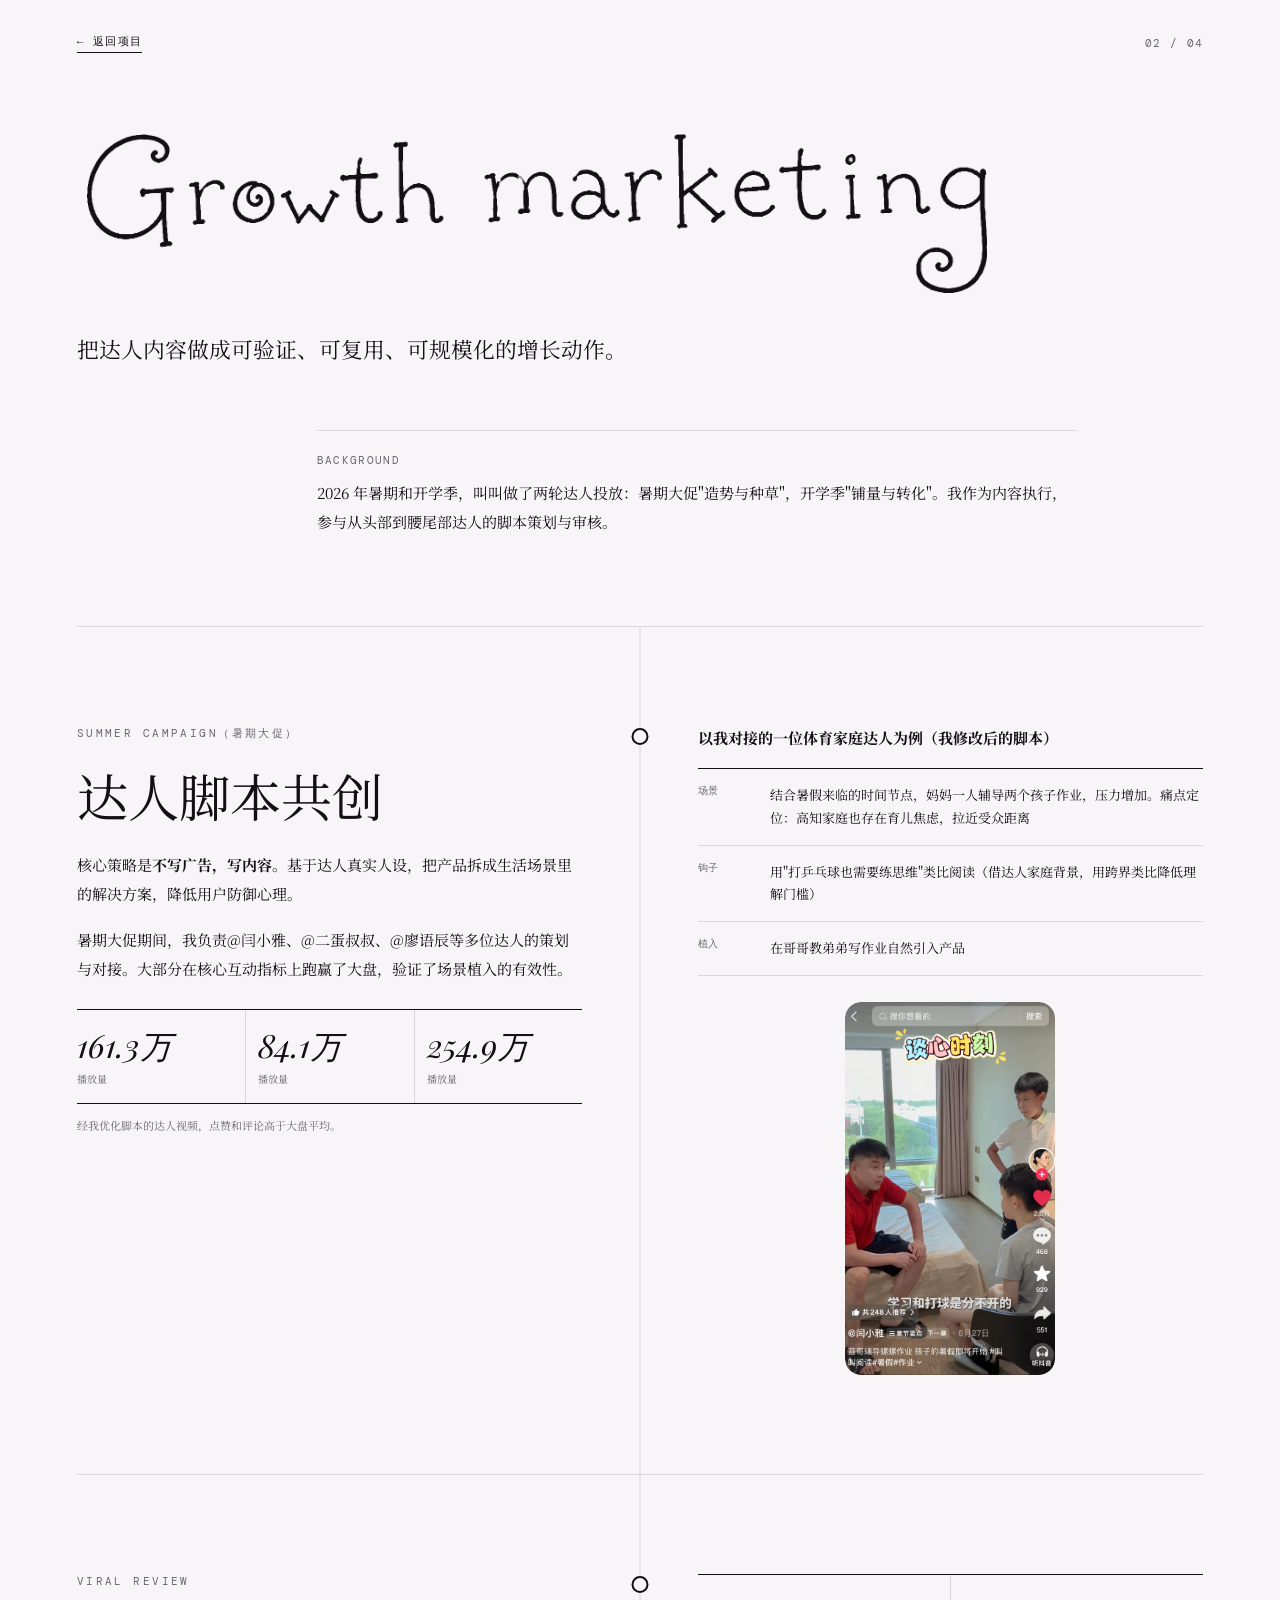
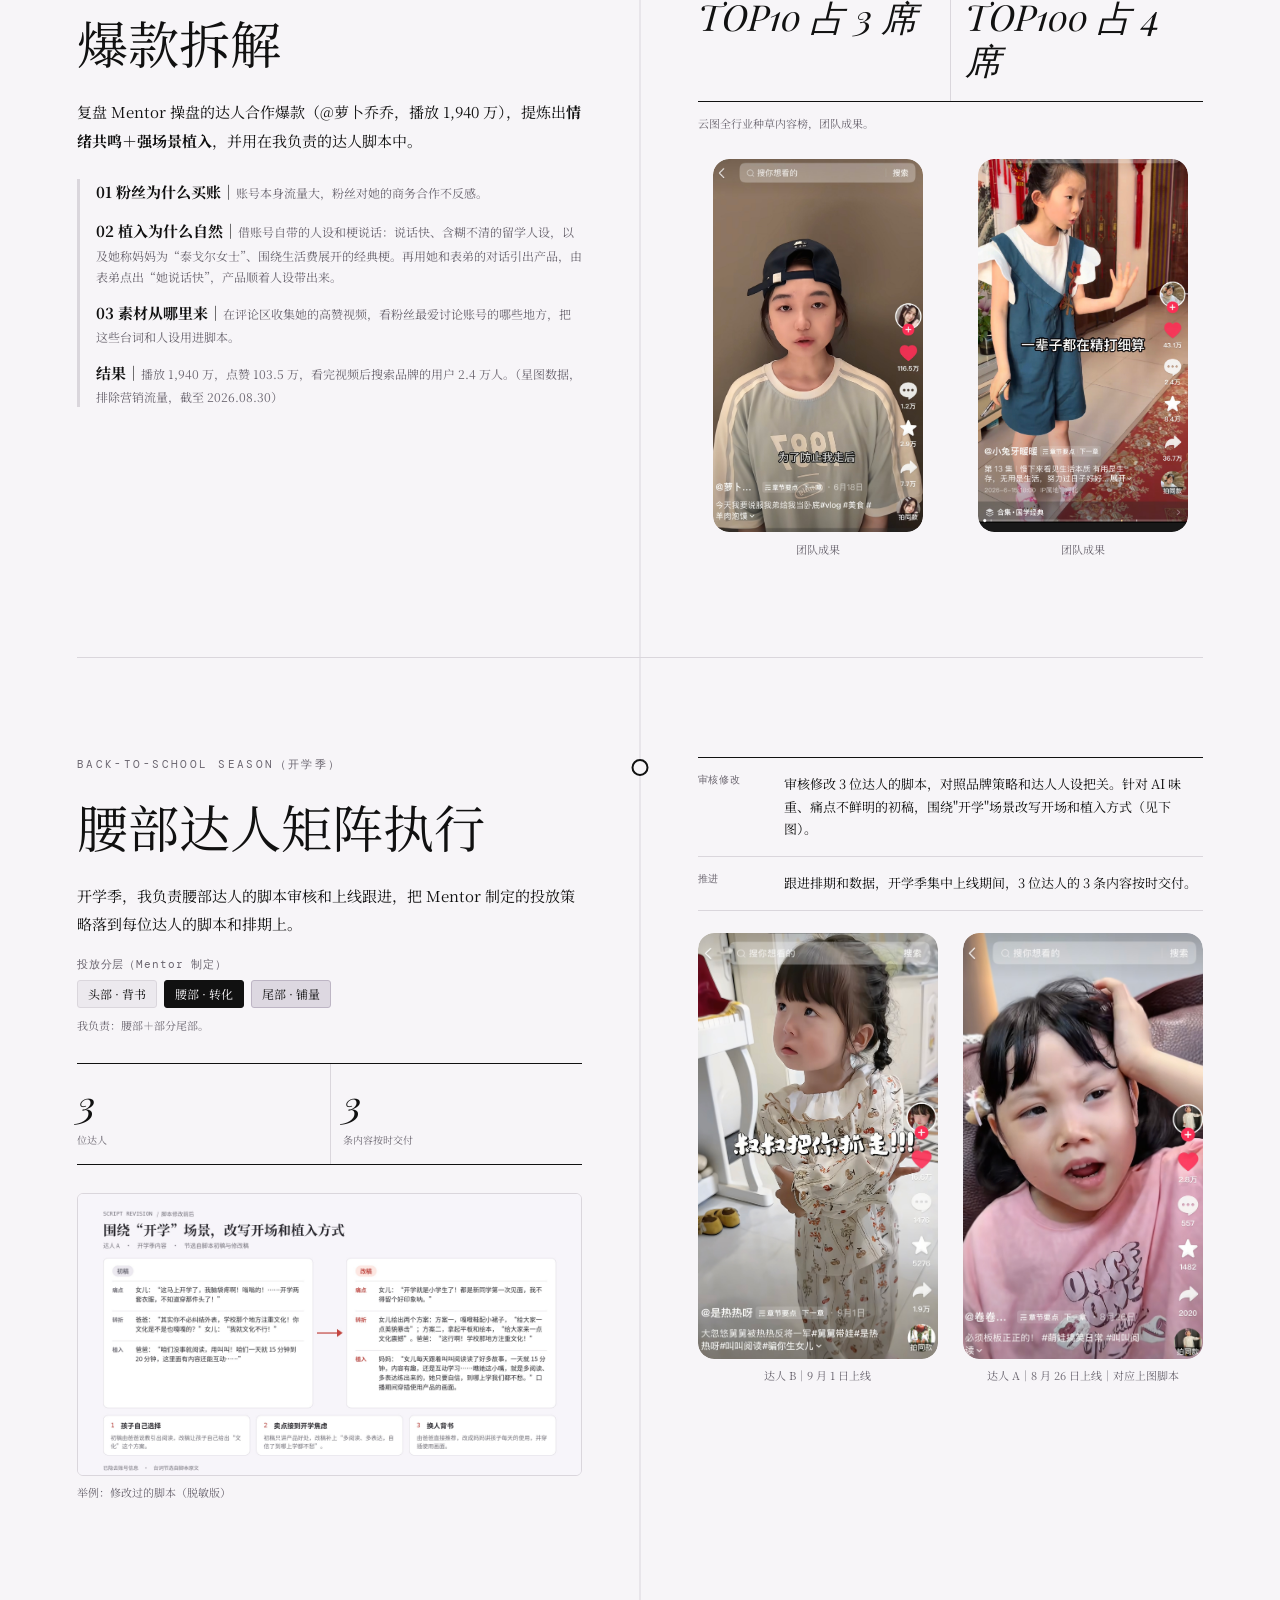
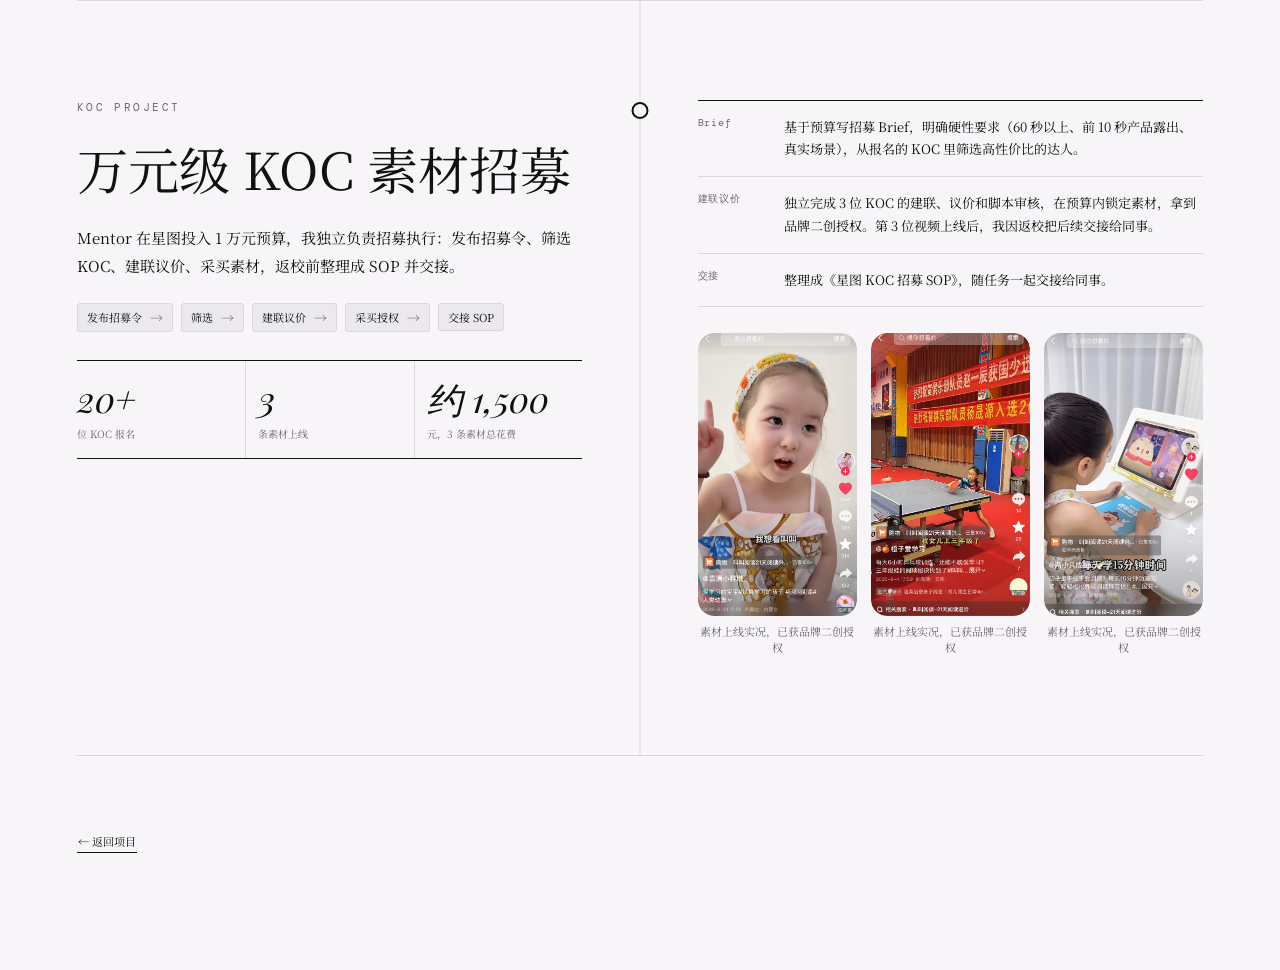
<file: growth-marketing.html>
<!doctype html>
<html lang="zh">
<head>
<meta charset="utf-8">
<meta name="viewport" content="width=device-width, initial-scale=1, viewport-fit=cover">
<title>Growth marketing — Siqi's Portfolio</title>
<link href="https://fonts.googleapis.com/css2?family=Playfair+Display:ital,wght@0,400;0,700;1,400&amp;family=DM+Mono&amp;family=Noto+Serif+SC:wght@400;700&amp;display=swap" rel="stylesheet">
<link href="media-viewer.css" rel="stylesheet">
<style>
:root{--bg:#F7F5F8;--ink:#111;--mute:#6B6670;--line:#DAD6DC;box-sizing:border-box}
*{box-sizing:border-box}html{scroll-behavior:smooth}body{margin:0;overflow-x:hidden;background:var(--bg);color:var(--ink);font-family:'Noto Serif SC',serif}.mono{font:11px 'DM Mono',monospace;letter-spacing:.12em}
.page{width:min(1180px,88vw);margin:0 auto;padding:24px 0 13vh}.nav{display:flex;justify-content:space-between;align-items:center;min-height:38px;margin-bottom:clamp(42px,7vh,76px)}.back{color:var(--ink);text-decoration:none;border-bottom:1px solid var(--ink);padding-bottom:3px}.count{color:var(--mute)}.project-footer{padding-top:clamp(48px,8vh,88px)}.bottom-back{display:inline-block;color:var(--ink);text-decoration:none;border-bottom:1px solid var(--ink);padding:0 1px 4px;font-size:11px;line-height:1.2}
.hero{padding-bottom:clamp(58px,10vh,110px)}h1{width:min(920px,82vw);margin:0;line-height:0}h1 img{display:block;width:100%;height:auto}.subtitle{margin:28px 0 0;font-size:clamp(16px,1.7vw,22px);line-height:1.7}.background{max-width:760px;margin:clamp(42px,7vh,72px) 0 0 clamp(0px,20vw,240px);padding-top:22px;border-top:1px solid var(--line)}.background .mono{display:block;margin-bottom:12px;color:var(--mute)}.background p{margin:0;font-size:15px;line-height:1.9}
.timeline{position:relative}.timeline::before{content:'';position:absolute;top:0;bottom:0;left:50%;width:1px;background:var(--line);transform:translateX(-.5px)}.chapter{position:relative;display:grid;grid-template-columns:minmax(0,1fr) minmax(0,1fr);gap:clamp(72px,9vw,132px);align-items:start;padding:clamp(70px,11vh,126px) 0;border-top:1px solid var(--line)}.chapter:last-child{border-bottom:1px solid var(--line)}.node{position:absolute;z-index:2;left:50%;top:clamp(70px,11vh,126px);width:17px;height:17px;border:2px solid var(--ink);border-radius:50%;background:var(--bg);transform:translate(-50%,2px)}
.copy,.visual{min-width:0}.eyebrow{display:block;margin-bottom:22px;color:var(--mute);font:11px 'DM Mono',monospace;letter-spacing:.22em}.chapter h2{margin:0 0 24px;font:400 clamp(31px,4vw,52px)/1.25 'Noto Serif SC',serif}.chapter-copy{margin:0;font-size:15px;line-height:1.9}.chapter-copy strong{font-weight:700}.visual-title{margin:0 0 18px;font-size:15px;line-height:1.6}.points{margin:0;border-top:1px solid var(--ink)}.point{display:grid;grid-template-columns:58px minmax(0,1fr);gap:14px;padding:15px 0;border-bottom:1px solid var(--line)}.point dt{color:var(--mute);font:10px 'DM Mono',monospace;letter-spacing:.08em}.point dd{margin:0;font-size:13px;line-height:1.75}.phones{display:flex;align-items:flex-start;justify-content:center;gap:clamp(14px,2vw,28px);margin-top:26px}.phone-figure{min-width:0;margin:0;flex:1}.phone{position:relative;width:min(100%,210px);margin:0 auto;aspect-ratio:9/18.5;padding:10px 7px 8px;border:3px solid var(--ink);border-radius:28px;background:var(--ink);overflow:hidden}.phone::before{content:'';position:absolute;z-index:2;top:5px;left:50%;width:32%;height:8px;border-radius:0 0 8px 8px;background:var(--ink);transform:translateX(-50%)}.screen{position:relative;width:100%;height:100%;overflow:hidden;border-radius:19px;background:#111}.screen img{width:100%;height:100%;display:block;object-fit:contain}.placeholder{position:absolute;inset:0;display:flex;align-items:center;justify-content:center;padding:12px;color:var(--mute);text-align:center;word-break:break-word}.screen:not(.missing) .placeholder{display:none}.phone-figure figcaption{margin-top:9px;color:var(--mute);font-size:11px;line-height:1.5;text-align:center}
.stats{display:grid;grid-template-columns:repeat(3,minmax(0,1fr));margin-top:26px;border-top:1px solid var(--ink);border-bottom:1px solid var(--ink)}.stat{padding:17px 12px 17px 0}.stat+.stat{padding-left:12px;border-left:1px solid var(--line)}.stat strong{display:block;font:italic 400 clamp(22px,2.5vw,34px)/1.15 'Playfair Display',serif}.stat span{display:block;margin-top:7px;color:var(--mute);font-size:10px}.note{margin:12px 0 0;color:var(--mute);font-size:11px;line-height:1.7}.honors{display:grid;grid-template-columns:repeat(2,minmax(0,1fr));border-top:1px solid var(--ink);border-bottom:1px solid var(--ink)}.honor{padding:20px 14px 20px 0}.honor+.honor{padding-left:14px;border-left:1px solid var(--line)}.honor strong{display:block;font:italic 400 clamp(23px,2.8vw,38px)/1.2 'Playfair Display',serif}.viral-details{display:grid;gap:13px;margin-top:24px;padding-left:16px;border-left:3px solid var(--line)}.viral-details p{margin:0;color:var(--mute);font-size:12px;line-height:1.75}.viral-details strong{color:var(--ink);font-size:15px}.phones.three-phones{justify-content:flex-start;overflow-x:auto;overscroll-behavior-inline:contain;padding-bottom:10px;scroll-snap-type:x proximity}.three-phones .phone-figure{flex:0 0 210px;scroll-snap-align:start}.strategy-note{margin:18px 0 0;font-size:16.56px;line-height:1.75}
.backschool-tags-label{margin:18px 0 8px;color:var(--mute);font:11px 'DM Mono',monospace;letter-spacing:.08em}.backschool-tags{display:flex;flex-wrap:wrap;gap:7px}.backschool-tag{display:inline-block;padding:6px 10px;border:1px solid var(--line);border-radius:3px;background:#ECE9EE;font-size:12px;line-height:1.2}.backschool-tag--mid{border-color:var(--ink);background:var(--ink);color:var(--bg)}.backschool-tag--tail{border-color:#BDB5C4;background:#DDD8E1}.backschool-owner{margin:9px 0 0;color:var(--mute);font-size:11px;line-height:1.6}.backschool-stats{grid-template-columns:repeat(2,minmax(0,1fr));margin-top:28px}.backschool-stats .stat strong{font-size:clamp(26px,3vw,40px)}.backschool-visual .points{margin-bottom:22px}.backschool-visual .point{grid-template-columns:72px minmax(0,1fr)}.backschool-compare{margin:0 0 24px}.backschool-compare img{display:block;width:100%;height:auto;border:1px solid var(--line);border-radius:6px}.backschool-compare figcaption{margin-top:8px;color:var(--mute);font-size:11px;line-height:1.5}.backschool-phones{margin-top:0}.backschool-phones .phone-figure{flex:1}.backschool-phones .phone{width:100%;max-width:none;aspect-ratio:9/16;border:0;border-radius:16px;padding:0;background:transparent}.backschool-phones .phone::before{display:none}.backschool-phones .screen{height:100%;border-radius:16px;background:transparent}.backschool-phones .screen img{object-fit:cover;object-position:50% 68%}.backschool-phones .phone-figure figcaption{margin-top:8px}.backschool-phones + *{margin-top:0}
.koc-flow{display:flex;flex-wrap:wrap;align-items:center;gap:8px;margin-top:22px}.koc-step{display:inline-flex;align-items:center;min-height:28px;padding:5px 9px;border:1px solid var(--line);border-radius:3px;background:#ECE9EE;font-size:11px;line-height:1.35}.koc-step:not(:last-child)::after{content:'→';margin-left:8px;color:var(--mute);font-size:13px}.koc-stats{grid-template-columns:repeat(3,minmax(0,1fr));margin-top:28px}.koc-stats .stat strong{font-size:clamp(24px,2.8vw,36px)}.koc-visual .points{margin-bottom:26px}.koc-visual .point{grid-template-columns:72px minmax(0,1fr)}.koc-phones{justify-content:space-between;overflow:visible;gap:14px;margin-top:0}.koc-phones .phone-figure{flex:1 1 0;min-width:0}.koc-phones .phone{width:100%;max-width:none;aspect-ratio:9/16;border:0;border-radius:16px;padding:0;background:transparent}.koc-phones .phone::before{display:none}.koc-phones .screen{height:100%;border-radius:16px;background:transparent}.koc-phones .screen img{object-fit:cover;object-position:50% 68%}.koc-phones .phone-figure figcaption{margin-top:8px;min-height:2.9em;color:var(--mute);font-size:11px;line-height:1.45;text-align:center}
.frameless-phones .phone{aspect-ratio:9/16;border:0;border-radius:16px;padding:0;background:transparent}.frameless-phones .phone::before{display:none}.frameless-phones .screen{height:100%;border-radius:16px;background:transparent}.frameless-phones .screen img{object-fit:cover;object-position:50% 58%}.backschool-left-compare{margin:28px 0 0}.backschool-left-compare img{display:block;width:100%;height:auto;border:1px solid var(--line);border-radius:6px}.backschool-left-compare figcaption{margin-top:8px;color:var(--mute);font-size:11px;line-height:1.5}
.fade{animation:fade .55s ease both}@keyframes fade{from{opacity:0;transform:translateY(8px)}to{opacity:1;transform:none}}
@media(max-width:760px){.page{width:88vw;padding-top:18px}.nav{margin-bottom:42px}.hero{padding-bottom:62px}h1{width:100%}.subtitle{margin-top:22px;font-size:16px}.background{margin:38px 0 0}.timeline::before{left:9px}.chapter{grid-template-columns:minmax(0,1fr);gap:34px;padding:58px 0 58px 36px}.node{left:9px;top:58px}.eyebrow{font-size:10px;line-height:1.6}.chapter h2{font-size:31px}.chapter-copy{font-size:14px}.phones{gap:10px}.phone{border-width:2px;border-radius:22px;padding:8px 5px 6px}.screen{border-radius:15px}.point{grid-template-columns:50px minmax(0,1fr);gap:10px}.stats{grid-template-columns:1fr}.stat{padding:14px 0}.stat+.stat{padding-left:0;border-left:0;border-top:1px solid var(--line)}.honor strong{font-size:23px}.placeholder{padding:7px;font-size:9px;letter-spacing:0}.frameless-phones .phone{border:0;padding:0;border-radius:15px}.frameless-phones .screen{border-radius:15px}.backschool-visual .point{grid-template-columns:50px minmax(0,1fr)}.backschool-phones .phone{border:0;padding:0;border-radius:15px}.backschool-phones .screen{border-radius:15px}.backschool-stats{grid-template-columns:repeat(2,minmax(0,1fr))}.backschool-stats .stat+.stat{padding-left:12px;border-left:1px solid var(--line);border-top:0}.koc-flow{gap:6px 8px}.koc-step{font-size:10px}.koc-stats{grid-template-columns:1fr}.koc-visual .point{grid-template-columns:50px minmax(0,1fr)}.koc-phones{justify-content:flex-start;overflow-x:auto;overscroll-behavior-inline:contain;padding-bottom:10px;scroll-snap-type:x mandatory}.koc-phones .phone-figure{flex:0 0 210px;scroll-snap-align:start}.koc-phones .phone{border:0;padding:0;border-radius:15px}.koc-phones .screen{border-radius:15px}}
@media(max-width:420px){.backschool-phones{display:grid;grid-template-columns:1fr}.backschool-phones .phone-figure{width:100%}}
</style>
</head>
<body>
<main class="page fade">
  <nav class="nav mono" aria-label="页面导航"><a class="back" href="index.html?view=projects#projects">← 返回项目</a><span class="count">02 / 04</span></nav>
  <header class="hero">
    <h1><img src="assets/titles/growth-marketing.png" alt="Growth marketing"></h1>
    <p class="subtitle">把达人内容做成可验证、可复用、可规模化的增长动作。</p>
    <div class="background"><span class="mono">BACKGROUND</span><p>2026 年暑期和开学季，叫叫做了两轮达人投放：暑期大促"造势与种草"，开学季"铺量与转化"。我作为内容执行，参与从头部到腰尾部达人的脚本策划与审核。</p></div>
  </header>

  <div class="timeline">
    <section class="chapter">
      <span class="node" aria-hidden="true"></span>
      <div class="copy"><span class="eyebrow">SUMMER CAMPAIGN（暑期大促）</span><h2>达人脚本共创</h2><p class="chapter-copy">核心策略是<strong>不写广告，写内容</strong>。基于达人真实人设，把产品拆成生活场景里的解决方案，降低用户防御心理。</p><p class="chapter-copy" style="margin-top:18px">暑期大促期间，我负责@闫小雅、@二蛋叔叔、@廖语辰等多位达人的策划与对接。大部分在核心互动指标上跑赢了大盘，验证了场景植入的有效性。</p><div class="stats"><div class="stat"><strong>161.3万</strong><span>播放量</span></div><div class="stat"><strong>84.1万</strong><span>播放量</span></div><div class="stat"><strong>254.9万</strong><span>播放量</span></div></div><p class="note">经我优化脚本的达人视频，点赞和评论高于大盘平均。</p></div>
      <div class="visual">
        <h3 class="visual-title">以我对接的一位体育家庭达人为例（我修改后的脚本）</h3>
        <dl class="points"><div class="point"><dt>场景</dt><dd>结合暑假来临的时间节点，妈妈一人辅导两个孩子作业，压力增加。痛点定位：高知家庭也存在育儿焦虑，拉近受众距离</dd></div><div class="point"><dt>钩子</dt><dd>用"打乒乓球也需要练思维"类比阅读（借达人家庭背景，用跨界类比降低理解门槛）</dd></div><div class="point"><dt>植入</dt><dd>在哥哥教弟弟写作业自然引入产品</dd></div></dl>
        <div class="phones frameless-phones">
          <figure class="phone-figure"><div class="phone"><div class="screen"><img src="assets/growth-marketing/p1-a.jpg" alt="达人视频截图一" onerror="this.parentElement.classList.add('missing');this.remove()"><span class="placeholder mono">p1-a.jpg</span></div></div></figure>
        </div>
      </div>
    </section>

    <section class="chapter">
      <span class="node" aria-hidden="true"></span>
      <div class="copy"><span class="eyebrow">VIRAL REVIEW</span><h2>爆款拆解</h2><p class="chapter-copy">复盘 Mentor 操盘的达人合作爆款（@萝卜乔乔，播放 1,940 万），提炼出<strong>情绪共鸣＋强场景植入</strong>，并用在我负责的达人脚本中。</p><div class="viral-details"><p><strong>01 粉丝为什么买账｜</strong>账号本身流量大，粉丝对她的商务合作不反感。</p><p><strong>02 植入为什么自然｜</strong>借账号自带的人设和梗说话：说话快、含糊不清的留学人设，以及她称妈妈为“泰戈尔女士”、围绕生活费展开的经典梗。再用她和表弟的对话引出产品，由表弟点出“她说话快”，产品顺着人设带出来。</p><p><strong>03 素材从哪里来｜</strong>在评论区收集她的高赞视频，看粉丝最爱讨论账号的哪些地方，把这些台词和人设用进脚本。</p><p><strong>结果｜</strong>播放 1,940 万，点赞 103.5 万，看完视频后搜索品牌的用户 2.4 万人。（星图数据，排除营销流量，截至 2026.08.30）</p></div></div>
      <div class="visual">
        <div class="honors"><div class="honor"><strong>TOP10 占 3 席</strong></div><div class="honor"><strong>TOP100 占 4 席</strong></div></div>
        <p class="note">云图全行业种草内容榜，团队成果。</p>
        <div class="phones frameless-phones"><figure class="phone-figure"><div class="phone"><div class="screen"><img src="assets/growth-marketing/p2-a.jpg" alt="团队成果" onerror="this.parentElement.classList.add('missing');this.remove()"><span class="placeholder mono">p2-a.jpg</span></div></div><figcaption>团队成果</figcaption></figure><figure class="phone-figure"><div class="phone"><div class="screen"><img src="assets/growth-marketing/p2-b.jpg" alt="团队成果补充" onerror="this.parentElement.classList.add('missing');this.remove()"><span class="placeholder mono">p2-b.jpg</span></div></div><figcaption>团队成果</figcaption></figure></div>
      </div>
    </section>

    <section class="chapter">
      <span class="node" aria-hidden="true"></span>
      <div class="copy"><span class="eyebrow">BACK-TO-SCHOOL SEASON（开学季）</span><h2>腰部达人矩阵执行</h2><p class="chapter-copy">开学季，我负责腰部达人的脚本审核和上线跟进，把 Mentor 制定的投放策略落到每位达人的脚本和排期上。</p><div class="backschool-tags-label">投放分层（Mentor 制定）</div><div class="backschool-tags"><span class="backschool-tag">头部 · 背书</span><span class="backschool-tag backschool-tag--mid">腰部 · 转化</span><span class="backschool-tag backschool-tag--tail">尾部 · 铺量</span></div><p class="backschool-owner">我负责：腰部＋部分尾部。</p><div class="stats backschool-stats"><div class="stat"><strong>3</strong><span>位达人</span></div><div class="stat"><strong>3</strong><span>条内容按时交付</span></div></div><figure class="backschool-left-compare"><img src="assets/growth-marketing/p3-compare.jpg" alt="修改过的脚本对比" onerror="this.parentElement.classList.add('missing');this.remove()"><figcaption>举例：修改过的脚本（脱敏版）</figcaption></figure></div>
      <div class="visual backschool-visual">
        <dl class="points"><div class="point"><dt>审核修改</dt><dd>审核修改 3 位达人的脚本，对照品牌策略和达人人设把关。针对 AI 味重、痛点不鲜明的初稿，围绕"开学"场景改写开场和植入方式（见下图）。</dd></div><div class="point"><dt>推进</dt><dd>跟进排期和数据，开学季集中上线期间，3 位达人的 3 条内容按时交付。</dd></div></dl>
        <div class="phones backschool-phones"><figure class="phone-figure"><div class="phone"><div class="screen"><img src="assets/growth-marketing/p3-a.jpg" alt="达人 B 成片截图" onerror="this.parentElement.classList.add('missing');this.remove()"><span class="placeholder mono">p3-a.jpg</span></div></div><figcaption>达人 B｜9 月 1 日上线</figcaption></figure><figure class="phone-figure"><div class="phone"><div class="screen"><img src="assets/growth-marketing/p3-b.jpg" alt="达人 A 成片截图" onerror="this.parentElement.classList.add('missing');this.remove()"><span class="placeholder mono">p3-b.jpg</span></div></div><figcaption>达人 A｜8 月 26 日上线｜对应上图脚本</figcaption></figure></div>
      </div>
    </section>

    <section class="chapter">
      <span class="node" aria-hidden="true"></span>
      <div class="copy"><span class="eyebrow">KOC PROJECT</span><h2>万元级 KOC 素材招募</h2><p class="chapter-copy">Mentor 在星图投入 1 万元预算，我独立负责招募执行：发布招募令、筛选 KOC、建联议价、采买素材，返校前整理成 SOP 并交接。</p><div class="koc-flow"><span class="koc-step">发布招募令</span><span class="koc-step">筛选</span><span class="koc-step">建联议价</span><span class="koc-step">采买授权</span><span class="koc-step">交接 SOP</span></div><div class="stats koc-stats"><div class="stat"><strong>20+<!-- TODO: 数字凭记忆填写，发布前请核对 --></strong><span>位 KOC 报名</span></div><div class="stat"><strong>3</strong><span>条素材上线</span></div><div class="stat"><strong>约 1,500<!-- TODO: 数字凭记忆填写，发布前请核对 --></strong><span>元，3 条素材总花费</span></div></div></div>
      <div class="visual koc-visual">
        <dl class="points"><div class="point"><dt>Brief</dt><dd>基于预算写招募 Brief，明确硬性要求（60 秒以上、前 10 秒产品露出、真实场景），从报名的 KOC 里筛选高性价比的达人。</dd></div><div class="point"><dt>建联议价</dt><dd>独立完成 3 位 KOC 的建联、议价和脚本审核，在预算内锁定素材，拿到品牌二创授权。第 3 位视频上线后，我因返校把后续交接给同事。</dd></div><div class="point"><dt>交接</dt><dd>整理成《星图 KOC 招募 SOP》，随任务一起交接给同事。</dd></div></dl>
        <div class="phones koc-phones"><figure class="phone-figure"><div class="phone"><div class="screen"><img src="assets/growth-marketing/p4-a.jpg" alt="KOC 素材上线实况一" onerror="this.parentElement.classList.add('missing');this.remove()"><span class="placeholder mono">p4-a.jpg</span></div></div><figcaption>素材上线实况，已获品牌二创授权</figcaption></figure><figure class="phone-figure"><div class="phone"><div class="screen"><img src="assets/growth-marketing/p4-b.jpg" alt="KOC 素材上线实况二" onerror="this.parentElement.classList.add('missing');this.remove()"><span class="placeholder mono">p4-b.jpg</span></div></div><figcaption>素材上线实况，已获品牌二创授权</figcaption></figure><figure class="phone-figure"><div class="phone"><div class="screen"><img src="assets/growth-marketing/p4-c.jpg" alt="KOC 素材上线实况三" onerror="this.parentElement.classList.add('missing');this.remove()"><span class="placeholder mono">p4-c.jpg</span></div></div><figcaption>素材上线实况，已获品牌二创授权</figcaption></figure></div>
      </div>
    </section>
  </div>
  <footer class="project-footer"><a class="bottom-back" href="index.html?view=projects#projects">← 返回项目</a></footer>
</main>
<script src="media-viewer.js"></script>
</body>
</html>
</file>
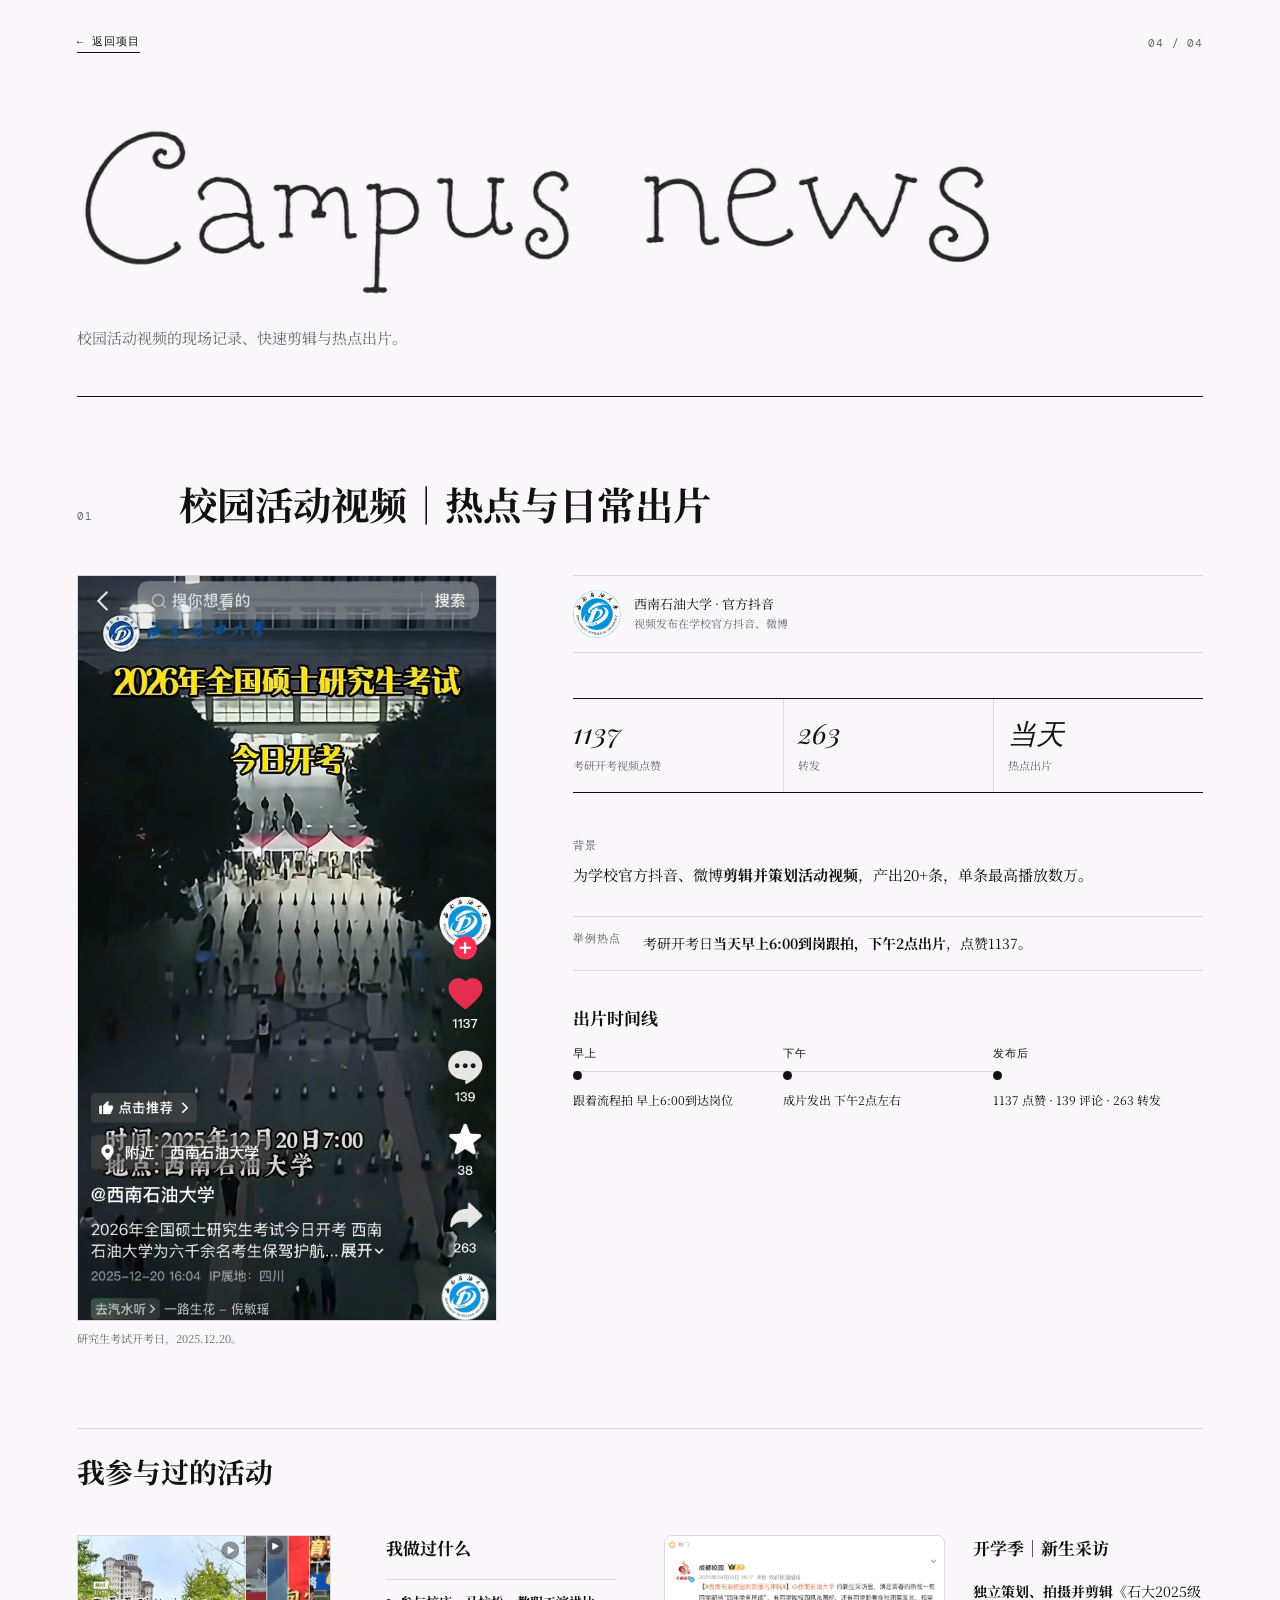
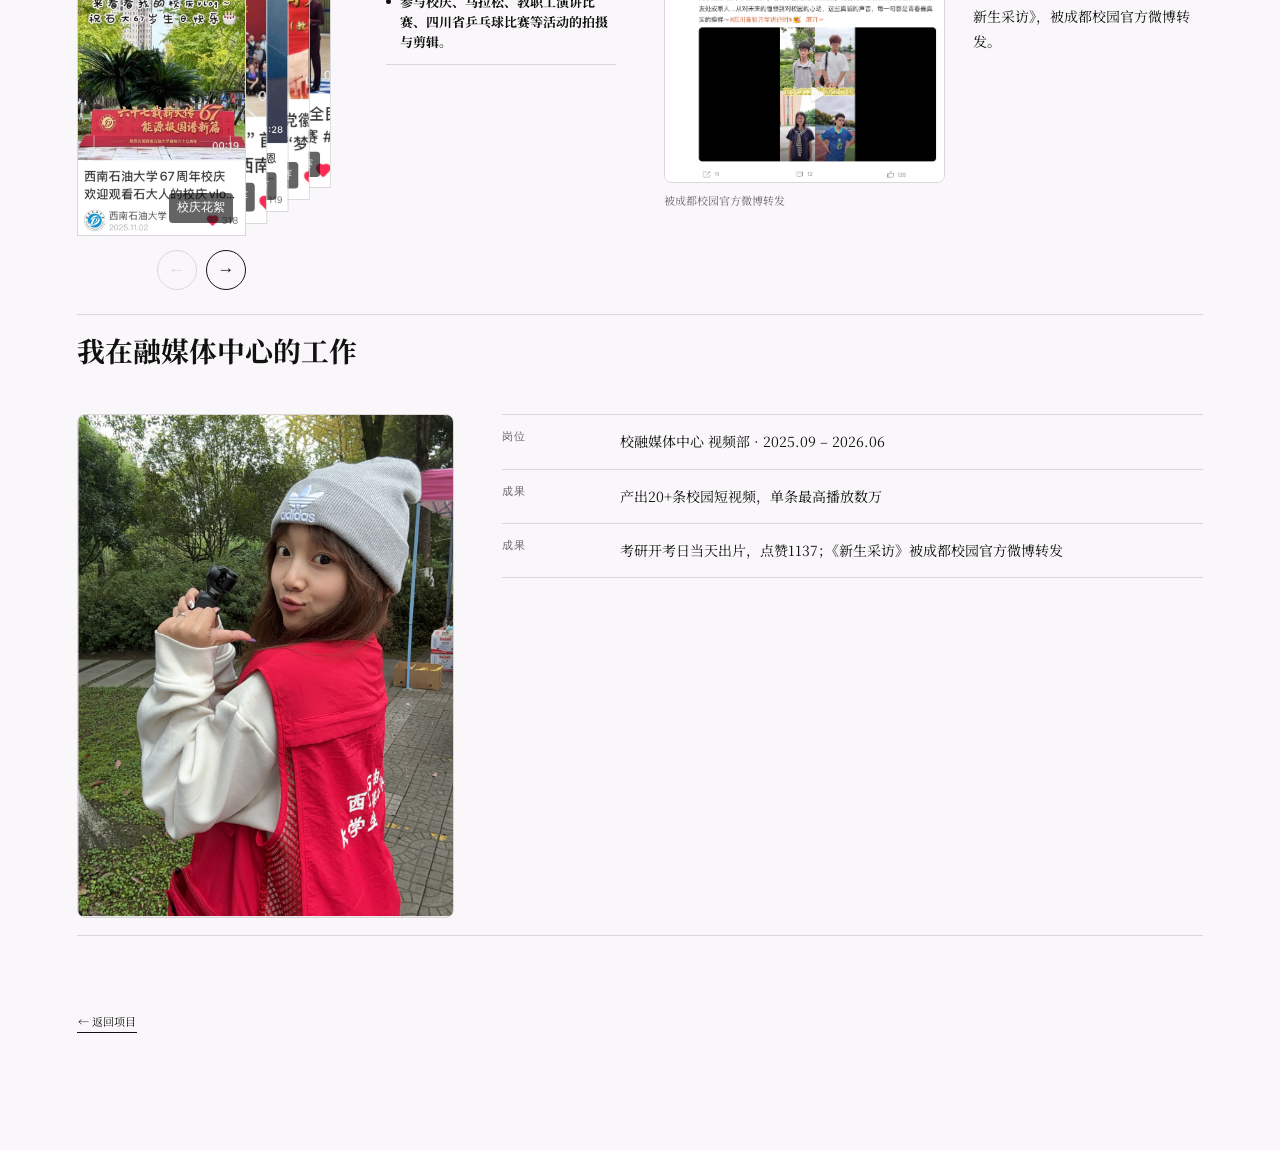
<file: school-campaign.html>
<!doctype html>
<html lang="zh">
<head>
<meta charset="utf-8">
<meta name="viewport" content="width=device-width, initial-scale=1, viewport-fit=cover">
<title>Campus news — Siqi's Portfolio</title>
<link href="https://fonts.googleapis.com/css2?family=Playfair+Display:ital,wght@0,400;0,700;1,400&amp;family=DM+Mono&amp;family=Noto+Serif+SC:wght@400;700&amp;display=swap" rel="stylesheet">
<link href="media-viewer.css" rel="stylesheet">
<style>
:root{--bg:#F9F7F9;--ink:#111;--mute:#6B6670;--line:#DAD6DC;box-sizing:border-box}
*{box-sizing:border-box}html{scroll-behavior:smooth}body{margin:0;overflow-x:hidden;background:var(--bg);color:var(--ink);font-family:'Noto Serif SC',serif}.mono{font:11px 'DM Mono',monospace;letter-spacing:.08em}
.page{width:min(1180px,88vw);margin:0 auto;padding:24px 0 13vh}.nav{display:flex;justify-content:space-between;align-items:center;min-height:38px;margin-bottom:clamp(42px,7vh,76px)}.back{color:var(--ink);text-decoration:none;border-bottom:1px solid var(--ink);padding-bottom:3px}.count,.project-no{color:var(--mute)}.project-footer{padding-top:clamp(48px,8vh,88px)}.bottom-back{display:inline-block;color:var(--ink);text-decoration:none;border-bottom:1px solid var(--ink);padding:0 1px 4px;font-size:11px;line-height:1.2}
.hero{padding-bottom:clamp(28px,5vh,52px);border-bottom:1px solid var(--ink)}.hero h1{width:min(920px,82vw);margin:0;line-height:0}.hero h1 img{display:block;width:100%;height:auto}.hero h1 span{display:none;font:700 clamp(48px,8vw,104px)/1.05 'Noto Serif SC',serif}.hero h1.title-missing{line-height:1}.hero h1.title-missing span{display:block}.hero p{max-width:680px;margin:24px 0 0;color:var(--mute);font-size:15px;line-height:1.8}
.project{padding:clamp(56px,9vh,104px) 0;border-bottom:1px solid var(--line)}.project-head{display:grid;grid-template-columns:80px minmax(0,1fr);gap:22px;align-items:baseline;margin-bottom:clamp(30px,5vh,52px)}.project h2,.section h2{margin:0;font:700 clamp(25px,3vw,42px)/1.35 'Noto Serif SC',serif}.project-layout{display:grid;grid-template-columns:minmax(260px,.8fr) minmax(0,1.2fr);gap:clamp(36px,6vw,82px);align-items:start}.player-wrap{position:sticky;top:28px;min-width:0}.media{position:relative;overflow:hidden;background:#ECE9EE;border:1px solid var(--line)}.player{aspect-ratio:9/16}.media video,.media img{width:100%;height:100%;display:block;object-fit:cover}.media-placeholder{position:absolute;inset:0;display:none;align-items:center;justify-content:center;padding:20px;color:var(--mute);text-align:center;word-break:break-word}.media.missing video,.media.missing img{visibility:hidden}.media.missing .media-placeholder{display:flex}.video-note{margin:9px 0 0;color:var(--mute);font-size:11px;line-height:1.5}.content{min-width:0}
.account-card{display:grid;grid-template-columns:48px minmax(0,1fr) auto;gap:13px;align-items:center;padding:14px 0;margin-bottom:clamp(28px,5vh,46px);border-top:1px solid var(--line);border-bottom:1px solid var(--line)}.account-avatar{position:relative;width:48px;height:48px;overflow:hidden;border-radius:50%;background:#ECE9EE}.account-avatar img{width:100%;height:100%;display:block;object-fit:cover}.account-avatar.missing img{display:none}.account-avatar.missing .media-placeholder{display:flex}.account-avatar .media-placeholder{padding:3px;font-size:7px}.account-title{font-size:13px;line-height:1.6}.account-title small{display:block;color:var(--mute);font-size:11px}.account-stat{color:var(--mute);font-size:11px;text-align:right;white-space:nowrap}
.outcomes{display:grid;grid-template-columns:repeat(3,minmax(0,1fr));border-top:1px solid var(--ink);border-bottom:1px solid var(--ink);margin-bottom:clamp(28px,5vh,46px)}.outcome{min-width:0;padding:18px 14px 18px 0}.outcome+.outcome{border-left:1px solid var(--line);padding-left:14px}.outcome strong{display:block;font:italic 400 clamp(19px,2.2vw,32px)/1.15 'Playfair Display',serif;overflow-wrap:anywhere}.outcome span{display:block;margin-top:8px;color:var(--mute);font-size:11px;line-height:1.5}.copy-block{margin:0 0 28px}.label{display:block;margin-bottom:8px;color:var(--mute)}.copy-block p{margin:0;font-size:15px;line-height:1.85}
.work-points{display:grid;gap:0;margin:0 0 34px}.work-point{display:grid;grid-template-columns:58px minmax(0,1fr);gap:12px;padding:14px 0;border-top:1px solid var(--line)}.work-point:last-child{border-bottom:1px solid var(--line)}.work-point dt{color:var(--mute)}.work-point dd{margin:0;font-size:14px;line-height:1.8}.section-title{margin:0 0 16px;font-size:17px}
.timeline{display:grid;grid-template-columns:repeat(3,minmax(0,1fr));margin-bottom:30px}.timeline-item{position:relative;padding-right:14px}.timeline-item::before{content:'';position:absolute;left:0;right:0;top:25px;height:1px;background:var(--line)}.timeline-item:last-child::before{right:calc(100% - 5px)}.timeline-dot{position:relative;display:block;width:9px;height:9px;margin:10px 0;border-radius:50%;background:var(--ink)}.timeline-item strong{display:block;font-size:11px}.timeline-item p{margin:0;font-size:12px;line-height:1.7}.review p{margin:0;font-size:14px;line-height:1.8}
.section{padding:clamp(56px,9vh,104px) 0;border-bottom:1px solid var(--line)}.section:last-child{border-bottom:0}.section h2{margin-bottom:clamp(28px,5vh,46px)}
.activities-grid{display:grid;grid-template-columns:repeat(2,minmax(0,1fr));gap:48px;align-items:start}.activity-left,.feature-story{display:grid;grid-template-columns:minmax(0,1.1fr) minmax(180px,.9fr);gap:28px;align-items:start}.activity-carousel{min-width:0;outline:none}.activity-deck{position:relative;width:min(calc(100% - 112px),39.375vh);aspect-ratio:9/16}.activity-card{position:absolute;inset:0;display:block;width:100%;height:100%;overflow:hidden;border:1px solid var(--line);background:#ECE9EE;padding:0;color:var(--ink);text-align:left;transform-origin:top left;transition:transform .4s ease,opacity .4s ease;cursor:pointer}.activity-card img{width:100%;height:100%;display:block;object-fit:cover}.activity-card.is-past{opacity:0;pointer-events:none}.activity-card.missing img{display:none}.activity-card.missing .media-placeholder{display:flex}.activity-name{position:absolute;right:12px;bottom:12px;max-width:calc(100% - 24px);padding:6px 8px;border-radius:4px;background:rgba(17,17,17,.65);color:#fff;font-size:12px;line-height:1.45}.carousel-controls{display:flex;justify-content:flex-end;gap:9px;width:min(calc(100% - 112px),39.375vh);margin-top:14px}.carousel-button{display:grid;place-items:center;width:40px;height:40px;border:1px solid var(--ink);border-radius:50%;background:transparent;color:var(--ink);font-size:17px;cursor:pointer}.carousel-button:disabled{border-color:var(--line);color:var(--line);cursor:default}.activity-copy{margin-left:0}.activity-copy h3,.feature-copy h3{margin:0 0 18px;font-size:17px;line-height:1.5}.activity-list{display:grid;gap:0;margin:0;padding:0;list-style:none}.activity-list button{position:relative;width:100%;padding:12px 0 12px 14px;border:0;border-top:1px solid var(--line);background:transparent;color:var(--ink);font-family:inherit;text-align:left;cursor:pointer}.activity-list li:last-child button{border-bottom:1px solid var(--line)}.activity-list strong{display:block;font-size:13px;line-height:1.55;font-weight:400}.activity-list span{display:block;margin-top:3px;color:var(--mute);font-size:11px;line-height:1.55}.activity-list button.is-current strong{font-weight:700}.activity-list button.is-current::before{content:'';position:absolute;left:0;top:19px;width:5px;height:5px;border-radius:50%;background:var(--ink)}
.repost-figure{min-width:0;margin:0}.repost-media{position:relative;min-height:220px;overflow:hidden;border:1px solid var(--line);border-radius:8px;background:#ECE9EE}.repost-media img{display:block;width:100%;height:auto}.repost-media.missing img{display:none}.repost-media.missing .media-placeholder{display:flex}.repost-figure figcaption,.onsite-figure figcaption{margin-top:9px;color:var(--mute);font-size:11px;line-height:1.55}.feature-copy p{margin:0 0 14px;font-size:14px;line-height:1.8}.feature-copy p:last-child{margin-bottom:0}
.center-work{display:grid;grid-template-columns:minmax(220px,.35fr) minmax(0,.65fr);gap:48px;align-items:start}.onsite-figure{min-width:0;margin:0}.onsite-media{position:relative;aspect-ratio:3/4;overflow:hidden;border:1px solid var(--line);border-radius:8px;background:#ECE9EE}.onsite-media img{width:100%;height:100%;display:block;object-fit:cover;transform:scaleX(-1)}.onsite-media.missing img{display:none}.onsite-media.missing .media-placeholder{display:flex}.center-points{margin:0}.center-point{display:grid;grid-template-columns:104px minmax(0,1fr);gap:14px;padding:14px 0;border-top:1px solid var(--line)}.center-point:last-child{border-bottom:1px solid var(--line)}.center-point dt{color:var(--mute)}.center-point dd{margin:0;font-size:14px;line-height:1.8}
.fade{animation:fade .55s ease both}@keyframes fade{from{opacity:0;transform:translateY(8px)}to{opacity:1;transform:none}}
@media(max-width:1199px){.activities-grid{grid-template-columns:1fr;gap:64px}}
@media(max-width:899px){.activity-left,.feature-story,.center-work{grid-template-columns:1fr;gap:28px}.center-point{grid-template-columns:88px minmax(0,1fr)}}
@media(max-width:760px){.page{width:88vw;padding-top:18px}.nav{margin-bottom:42px}.hero h1{width:100%}.hero p{margin-top:18px}.project,.section{padding:56px 0}.project-head{grid-template-columns:42px minmax(0,1fr);gap:12px;margin-bottom:28px}.project-layout{grid-template-columns:1fr;gap:32px}.player-wrap{position:static;width:min(100%,320px)}.account-card{grid-template-columns:48px minmax(0,1fr)}.account-stat{grid-column:2;text-align:left;white-space:normal}.outcomes{grid-template-columns:1fr;margin-bottom:30px}.outcome{padding:15px 0}.outcome+.outcome{border-left:0;border-top:1px solid var(--line);padding-left:0}.outcome strong{font-size:25px}.work-point{grid-template-columns:50px minmax(0,1fr)}.timeline{grid-template-columns:1fr;padding-left:18px}.timeline-item{padding:0 0 24px 20px}.timeline-item::before{left:0;right:auto;top:0;bottom:0;width:1px;height:auto}.timeline-item:last-child::before{right:auto;bottom:calc(100% - 5px)}.timeline-dot{position:absolute;left:-4px;top:-2px;margin:0}.media-placeholder{padding:8px;font-size:9px}}
.activities-section{padding-top:24px;padding-bottom:24px}.activities-section h2{font-size:27.84px}.center-section{padding-top:17px;padding-bottom:17px}.center-section h2{font-size:27.84px}
</style>
</head>
<body>
<main class="page fade">
  <nav class="nav mono" aria-label="页面导航"><a class="back" href="index.html?view=projects#projects">← 返回项目</a><span class="count">04 / 04</span></nav>
  <header class="hero"><h1><img src="assets/titles/campus-news.png" alt="Campus news" onerror="this.parentElement.classList.add('title-missing');this.remove()"><span>Campus news</span></h1><p>校园活动视频的现场记录、快速剪辑与热点出片。</p></header>
  <article class="project">
    <header class="project-head"><span class="project-no mono">01</span><h2>校园活动视频｜热点与日常出片</h2></header>
    <div class="project-layout">
      <div class="player-wrap"><div class="media player"><img src="assets/school-campaign/campus-news-poster.jpg" alt="研究生考试开考日发布截图" onerror="this.parentElement.classList.add('missing');this.remove()"><span class="media-placeholder mono">campus-news-poster.jpg</span></div><p class="video-note">研究生考试开考日，2025.12.20。</p></div>
      <div class="content">
        <div class="account-card"><div class="account-avatar"><img src="assets/school-campaign/school-avatar.jpg" alt="西南石油大学校徽" onerror="this.parentElement.classList.add('missing');this.remove()"><span class="media-placeholder mono">school-avatar.jpg</span></div><div class="account-title">西南石油大学 · 官方抖音<small>视频发布在学校官方抖音、微博</small></div></div>
        <div class="outcomes"><div class="outcome"><strong>1137</strong><span>考研开考视频点赞</span></div><div class="outcome"><strong>263</strong><span>转发</span></div><div class="outcome"><strong>当天</strong><span>热点出片</span></div></div>
        <div class="copy-block"><span class="label mono">背景</span><p>为学校官方抖音、微博<strong>剪辑并策划活动视频</strong>，产出20+条，单条最高播放数万。</p></div>
        <dl class="work-points"><div class="work-point"><dt class="mono">举例热点</dt><dd>考研开考日<strong>当天早上6:00到岗跟拍，下午2点出片</strong>，点赞1137。</dd></div></dl>
        <section><h3 class="section-title">出片时间线</h3><div class="timeline"><div class="timeline-item"><strong class="mono">早上</strong><span class="timeline-dot"></span><p>跟着流程拍 早上6:00到达岗位</p></div><div class="timeline-item"><strong class="mono">下午</strong><span class="timeline-dot"></span><p>成片发出 下午2点左右</p></div><div class="timeline-item"><strong class="mono">发布后</strong><span class="timeline-dot"></span><p>1137 点赞 · 139 评论 · 263 转发</p></div></div></section>
      </div>
    </div>
  </article>
  <section class="section activities-section"><h2>我参与过的活动</h2><div class="activities-grid"><div class="activity-left"><div class="activity-carousel" id="activity-carousel" tabindex="0" aria-label="活动图片轮播"><div class="activity-deck" id="activity-deck"></div><div class="carousel-controls"><button class="carousel-button" id="activity-prev" type="button" aria-label="上一个活动">←</button><button class="carousel-button" id="activity-next" type="button" aria-label="下一个活动">→</button></div></div><div class="activity-copy"><h3>我做过什么</h3><ol class="activity-list" id="activity-list"></ol></div></div><div class="feature-story"><figure class="repost-figure"><div class="repost-media"><img src="assets/school-campaign/repost.jpg" alt="成都校园微博转发截图" onerror="this.parentElement.classList.add('missing');this.remove()"><span class="media-placeholder mono">repost.jpg</span></div><figcaption>被成都校园官方微博转发</figcaption></figure><div class="feature-copy"><h3>开学季｜新生采访</h3><p><strong>独立策划、拍摄并剪辑</strong>《石大2025级新生采访》，被成都校园官方微博转发。</p></div></div></div></section>
  <section class="section center-section"><h2>我在融媒体中心的工作</h2><div class="center-work"><figure class="onsite-figure"><div class="onsite-media"><img src="assets/school-campaign/onsite-1.jpg" alt="活动当天的现场照片" onerror="this.parentElement.classList.add('missing');this.remove()"><span class="media-placeholder mono">onsite-1.jpg</span></div></figure><dl class="center-points"><div class="center-point"><dt class="mono">岗位</dt><dd>校融媒体中心 视频部 · 2025.09 – 2026.06</dd></div><div class="center-point"><dt class="mono">成果</dt><dd>产出20+条校园短视频，单条最高播放数万</dd></div><div class="center-point"><dt class="mono">成果</dt><dd>考研开考日当天出片，点赞1137；《新生采访》被成都校园官方微博转发</dd></div></dl></div></section>
  <footer class="project-footer"><a class="bottom-back" href="index.html?view=projects#projects">← 返回项目</a></footer>
</main>
<script>
const activities=[
  {img:'assets/school-campaign/act-1.jpg',name:'校庆花絮',role:'参与校庆、马拉松、教职工演讲比赛、四川省乒乓球比赛等活动的拍摄与剪辑。'},
  {img:'assets/school-campaign/act-2.jpg',name:'乒乓球比赛',role:''},
  {img:'assets/school-campaign/act-3.jpg',name:'教师节',role:''},
  {img:'assets/school-campaign/act-4.jpg',name:'教职工演讲比赛',role:''},
  {img:'assets/school-campaign/act-5.jpg',name:'体育舞蹈比赛',role:''}
];
const deck=document.getElementById('activity-deck'),activityList=document.getElementById('activity-list'),carousel=document.getElementById('activity-carousel'),prevButton=document.getElementById('activity-prev'),nextButton=document.getElementById('activity-next');
deck.innerHTML=activities.map(function(item,index){const file=item.img.split('/').pop();return '<button class="activity-card" type="button" data-index="'+index+'" aria-label="查看'+item.name+'"><img src="'+item.img+'" alt="'+item.name+'" onerror="this.parentElement.classList.add(\'missing\');this.remove()"><span class="media-placeholder mono">'+file+'</span><span class="activity-name">'+item.name+'</span></button>'}).join('');
activityList.innerHTML=activities.slice(0,1).map(function(item,index){return '<li><button type="button" data-index="'+index+'"><strong>'+item.role+'</strong></button></li>'}).join('');
const activityCards=[].slice.call(deck.querySelectorAll('.activity-card')),activityButtons=[].slice.call(activityList.querySelectorAll('button'));let activeActivity=0;
function showActivity(index){activeActivity=Math.max(0,Math.min(activities.length-1,index));activityCards.forEach(function(card,cardIndex){const offset=cardIndex-activeActivity;card.classList.toggle('is-past',offset<0);card.style.zIndex=String(activities.length-Math.abs(offset));card.style.opacity=offset<0?'0':'1';card.style.transform=offset<0?'translateX(-70%)':('translateX('+(offset*28)+'px) scale('+(1-offset*.04)+')');card.setAttribute('aria-hidden',offset<0?'true':'false')});activityButtons.forEach(function(button,buttonIndex){const current=buttonIndex===activeActivity;button.classList.toggle('is-current',current);if(current)button.setAttribute('aria-current','true');else button.removeAttribute('aria-current')});prevButton.disabled=activeActivity===0;nextButton.disabled=activeActivity===activities.length-1}
prevButton.addEventListener('click',function(){showActivity(activeActivity-1)});nextButton.addEventListener('click',function(){showActivity(activeActivity+1)});deck.addEventListener('click',function(event){const card=event.target.closest('.activity-card');if(card)showActivity(Number(card.dataset.index))});activityList.addEventListener('click',function(event){const button=event.target.closest('button[data-index]');if(button)showActivity(Number(button.dataset.index))});carousel.addEventListener('keydown',function(event){if(event.key==='ArrowLeft'){event.preventDefault();showActivity(activeActivity-1)}if(event.key==='ArrowRight'){event.preventDefault();showActivity(activeActivity+1)}});
let touchStartX=0;carousel.addEventListener('touchstart',function(event){touchStartX=event.changedTouches[0].clientX},{passive:true});carousel.addEventListener('touchend',function(event){const distance=event.changedTouches[0].clientX-touchStartX;if(Math.abs(distance)<40)return;showActivity(activeActivity+(distance<0?1:-1))},{passive:true});showActivity(0);
</script>
<script src="media-viewer.js"></script>
</body>
</html>
</file>
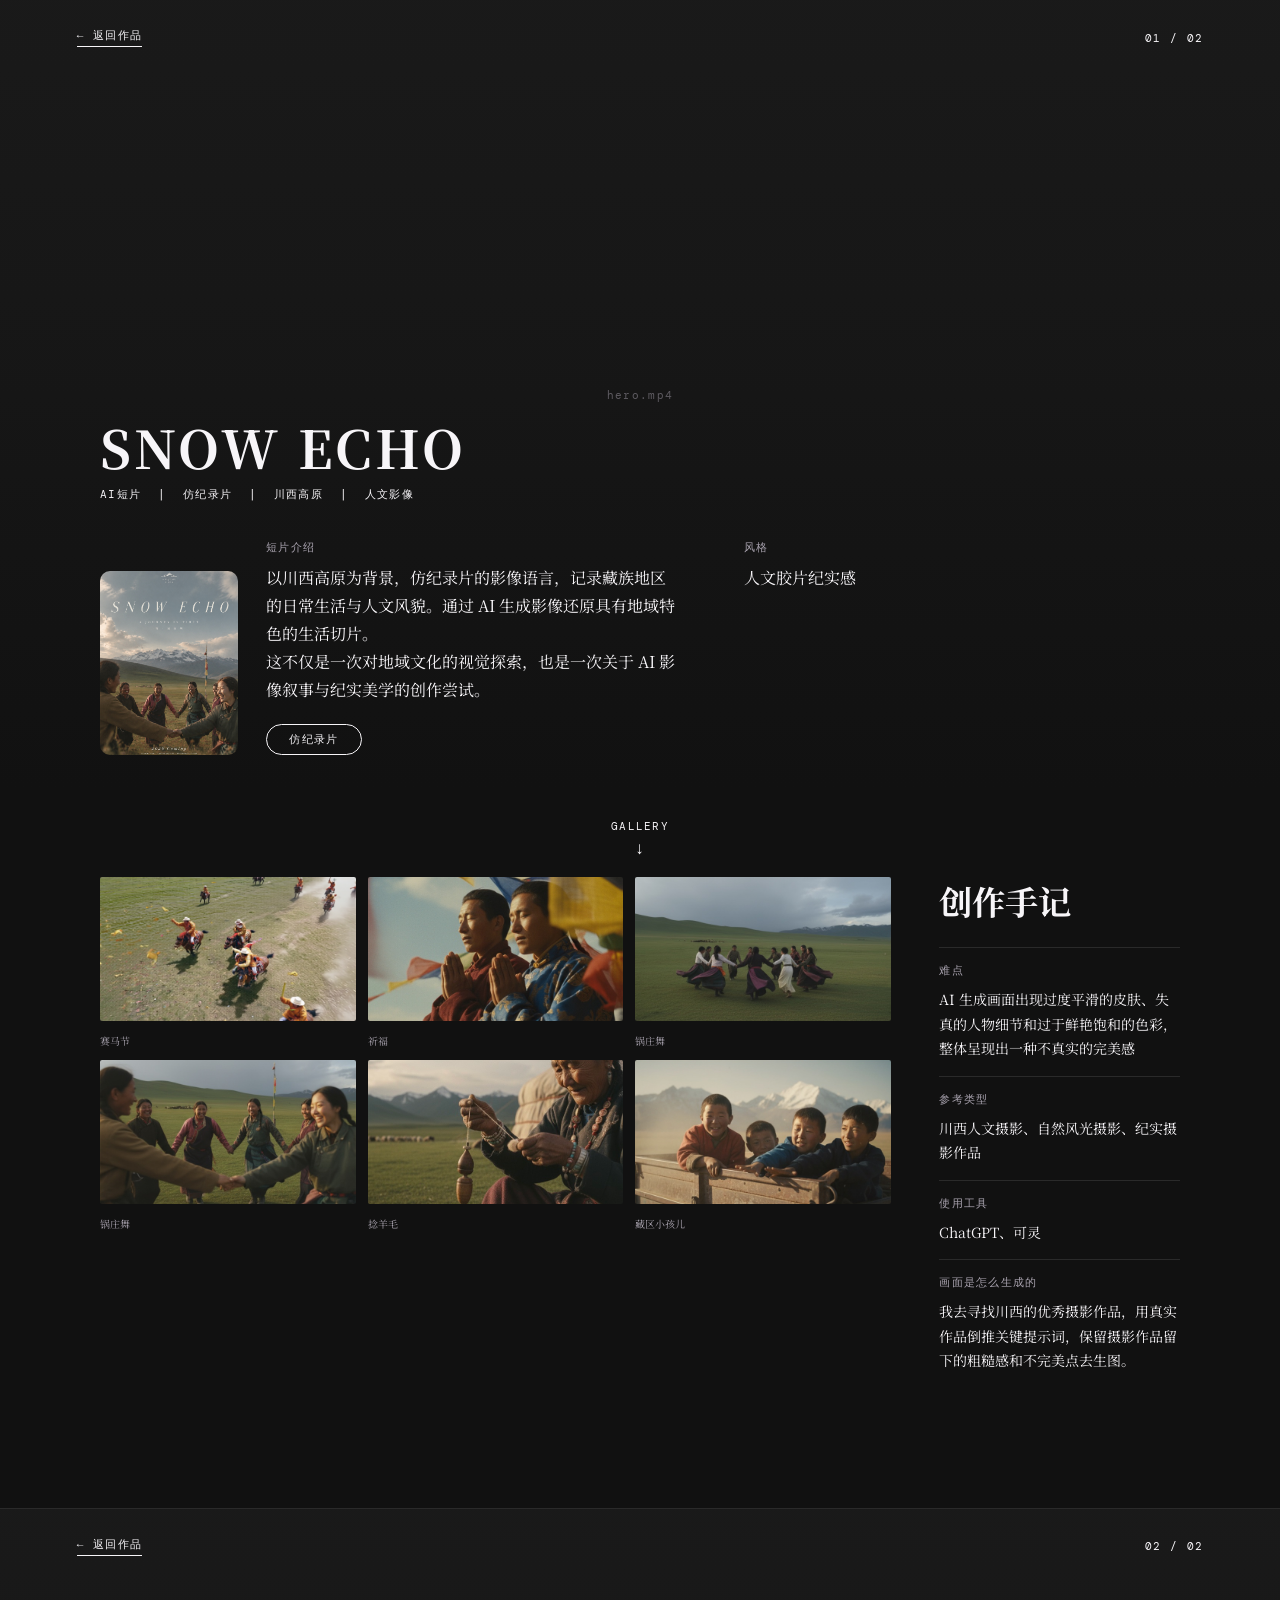
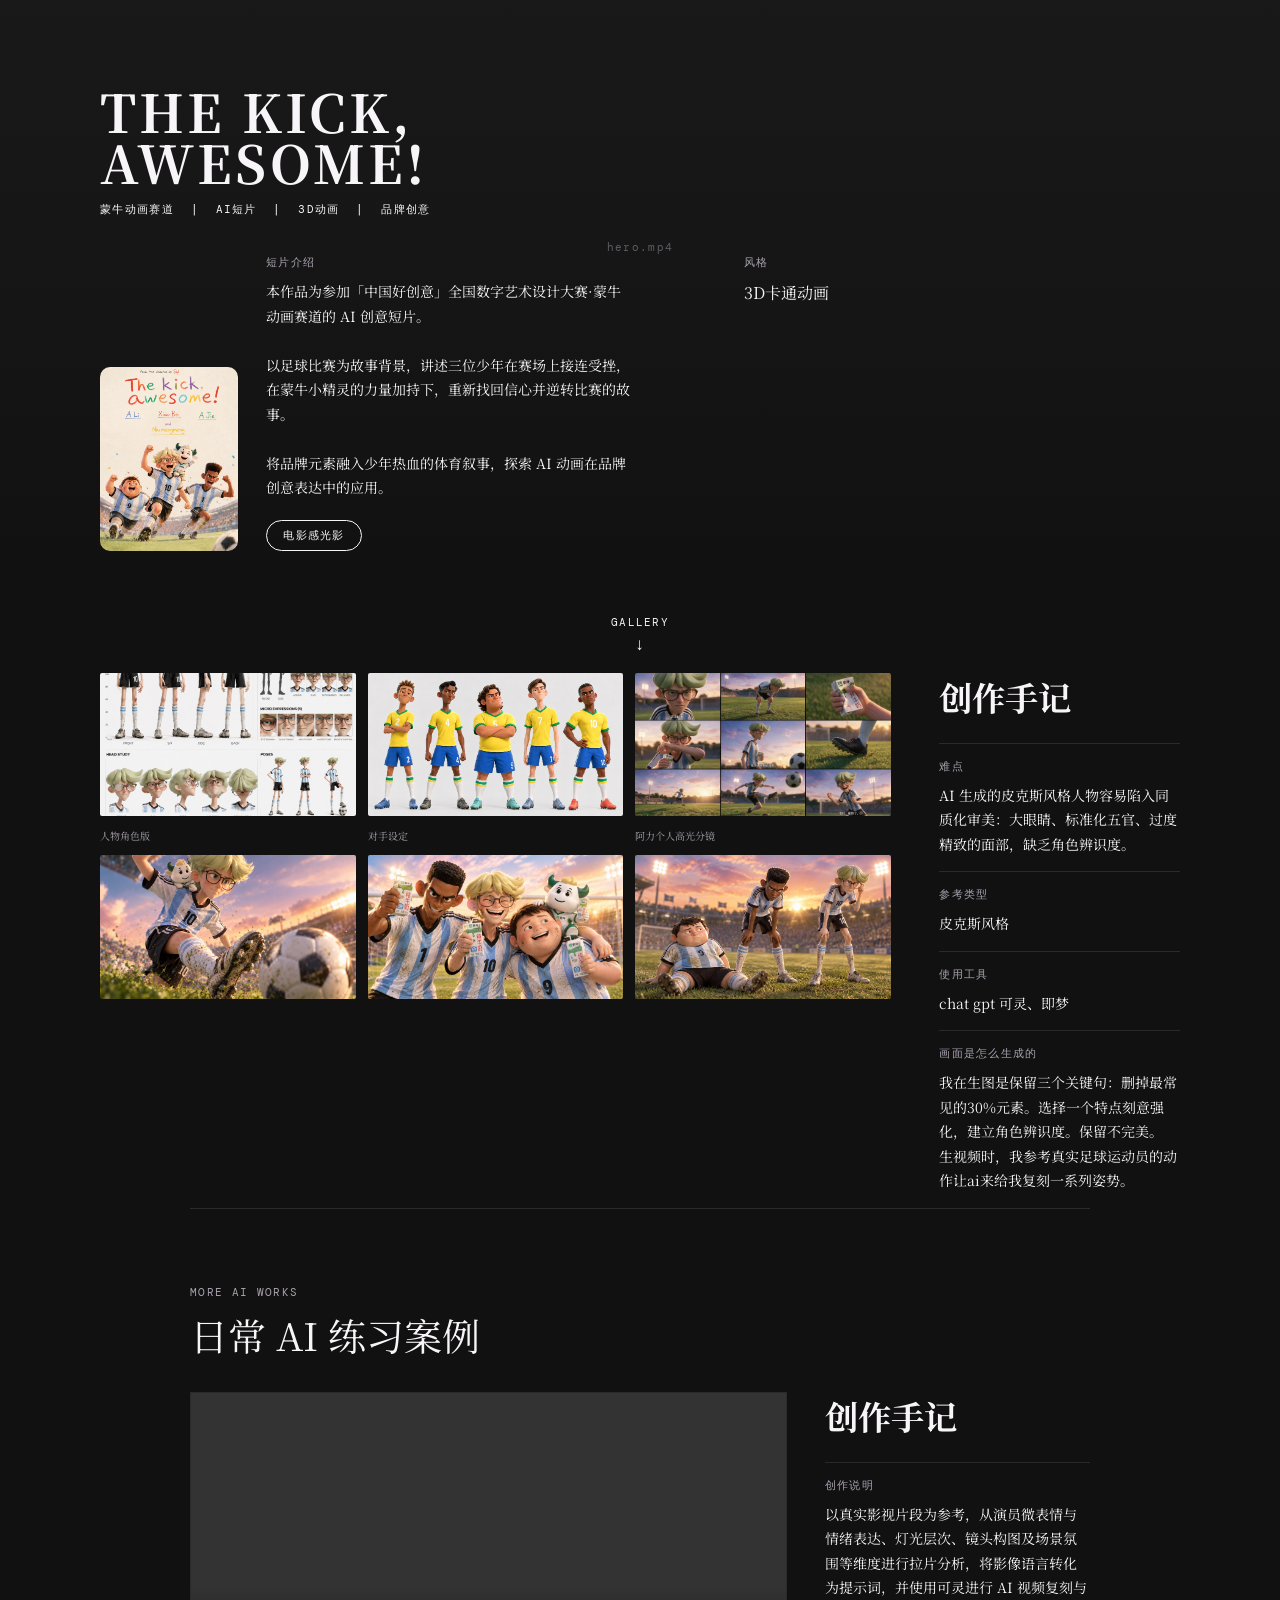
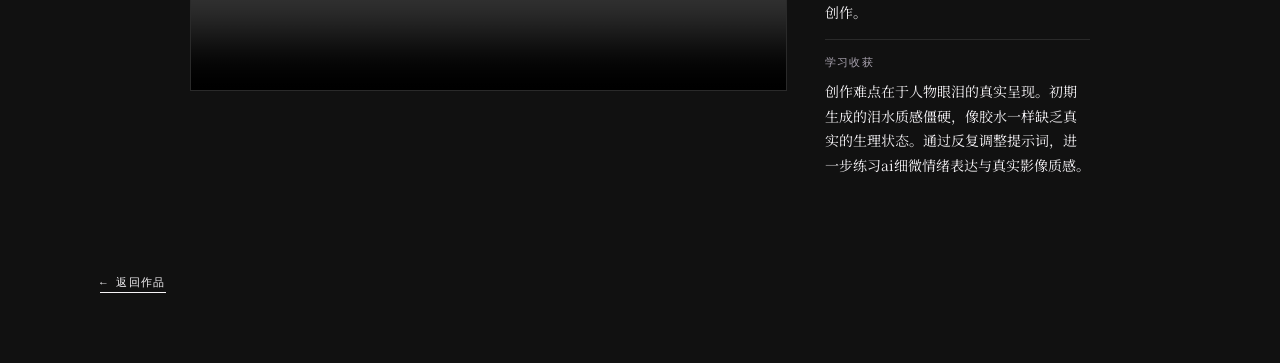
<file: work-ai.html>
<!doctype html>
<html lang="zh">
<head>
<meta charset="utf-8">
<meta name="viewport" content="width=device-width, initial-scale=1, viewport-fit=cover">
<title>AI 短片 — Siqi's Portfolio</title>
<link href="https://fonts.googleapis.com/css2?family=DM+Mono&amp;family=Noto+Serif+SC:wght@400;700&amp;display=swap" rel="stylesheet">
<link href="media-viewer.css" rel="stylesheet">
<style>
:root{--work-bg:#111;--work-panel:#111;--work-text:#F7F5F8;--work-mute:#A9A3AF;--work-line:#2A2A2A;box-sizing:border-box}
*{box-sizing:border-box}html{scroll-behavior:smooth}body{margin:0;overflow-x:hidden;background:var(--work-bg);color:var(--work-text);font-family:'Noto Serif SC',serif}.mono{font:11px 'DM Mono',monospace;letter-spacing:.12em}.works{width:100%}.work{padding-bottom:120px;background:var(--work-panel)}.work+.work{padding-top:120px;border-top:1px solid var(--work-line)}
.hero{position:relative;min-height:75vh;overflow:hidden;isolation:isolate}.hero-media,.hero-mask{position:absolute;inset:0}.hero-media{z-index:-2;background:#1B1B1B}.hero-media video,.hero-media img{width:100%;height:100%;display:block;object-fit:cover}.hero-media img{display:none}.hero-media.missing video,.hero-media.missing img{display:none}.hero-media.reduced video{display:none}.hero-media.reduced img{display:block}.hero-mask{z-index:-1;background:linear-gradient(to bottom,rgba(17,17,17,.14) 0%,rgba(17,17,17,.46) 46%,var(--work-bg) 100%)}.placeholder{position:absolute;inset:0;display:none;align-items:center;justify-content:center;padding:24px;background:#1B1B1B;color:var(--work-mute);text-align:center;word-break:break-word}.missing>.placeholder{display:flex}
.work:first-child .hero{padding-top:114px}.work:nth-child(2) .hero{padding-top:1px}
.hero-inner{width:min(1080px,88vw);min-height:75vh;margin:0 auto;padding:104px 0 34px;display:flex;flex-direction:column;justify-content:flex-end}.hero-nav{position:absolute;left:6vw;right:6vw;top:28px;display:flex;justify-content:space-between;align-items:center}.hero-nav a,.bottom-back{color:var(--work-text);text-decoration:none;border-bottom:1px solid currentColor;padding-bottom:3px}.hero-title{max-width:12ch;margin:0;font-size:clamp(52px,7.5vw,112px);line-height:.98;letter-spacing:.06em;text-transform:uppercase}.work:first-child .hero-title,.work:nth-child(2) .hero-title{font-size:clamp(40px,4.25vw,52.1px)}.meta{margin:15px 0 38px;color:var(--work-text)}.hero-info{display:grid;grid-template-columns:138px minmax(0,1fr);gap:28px;align-items:end}.poster{position:relative;aspect-ratio:3/4;overflow:hidden;border-radius:10px;background:#1B1B1B}.poster img{width:100%;height:100%;display:block;object-fit:cover}.poster.missing img{display:none}.details{min-width:0}.detail-columns{display:grid;grid-template-columns:1fr 1fr;gap:42px}.detail-block .label,.note-label{display:block;margin-bottom:9px;color:var(--work-mute)}.detail-block p{max-width:46ch;margin:0;line-height:1.75;white-space:pre-line}.pills{display:flex;flex-wrap:wrap;gap:8px;margin-top:20px}.pill{min-width:96px;border:1px solid var(--work-text);border-radius:999px;padding:7px 14px;color:var(--work-text);text-align:center}
.gallery-label{padding:30px 0 18px;text-align:center;color:var(--work-text)}.gallery-label span{display:block;margin-top:4px;font-size:17px}.lower{width:min(1080px,92vw);margin:0 auto;display:grid;grid-template-columns:minmax(0,2.3fr) minmax(230px,.7fr);gap:48px;align-items:start}.shots{display:grid;grid-template-columns:repeat(3,minmax(0,1fr));gap:12px}.shot{min-width:0;margin:0}.shot-frame{position:relative;aspect-ratio:16/9;overflow:hidden;border:0;border-radius:2px;background:#1B1B1B;padding:0;width:100%;cursor:zoom-in;color:var(--work-mute)}.shot-frame img{width:100%;height:100%;display:block;object-fit:cover;transition:transform .4s}.shot-frame:not(.missing):hover img{transform:scale(1.03)}.shot-frame.missing{cursor:default}.shot-frame.missing img{display:none}.shot figcaption{margin-top:7px;color:var(--work-mute);font-size:10px;line-height:1.5}.notes{position:sticky;top:96px}.notes h2{margin:0 0 22px;font-size:clamp(25px,2.6vw,38px)}.note{padding:15px 0;border-top:1px solid var(--work-line)}.note p{margin:0;font-size:14px;line-height:1.75}.bottom{width:min(1080px,88vw);margin:0 auto;padding:40px 0 72px}
.lightbox{position:fixed;inset:0;z-index:100;display:none;align-items:center;justify-content:center;background:rgba(0,0,0,.94);padding:5vw}.lightbox.open{display:flex}.lightbox img{display:block;max-width:90vw;max-height:88vh;object-fit:contain}.lightbox button{position:absolute;top:50%;width:44px;height:44px;border:1px solid var(--work-line);background:var(--work-bg);color:var(--work-text);font-size:25px;cursor:pointer}.lightbox .prev{left:18px}.lightbox .next{right:18px}
.work:nth-child(2) .detail-block:first-child p{font-size:14px}
@media(max-width:899px){.work{padding-bottom:80px}.work+.work{padding-top:80px}.hero{min-height:60vh}.work:first-child .hero{padding-top:64px}.work:nth-child(2) .hero{padding-top:56px}.hero-inner{min-height:60vh;padding-top:84px}.hero-nav{left:6vw;right:6vw;top:22px}.hero-title{font-size:clamp(38px,12vw,62px)}.hero-info{grid-template-columns:1fr;gap:18px}.poster{width:130px}.detail-columns{grid-template-columns:1fr;gap:18px}.lower{grid-template-columns:1fr;gap:48px;width:88vw}.shots{grid-template-columns:repeat(2,minmax(0,1fr));gap:10px}.notes{position:static}.gallery-label{padding:28px 0 20px}.lightbox{padding:64px 12px}.lightbox button{top:auto;bottom:12px}.lightbox .prev{left:calc(50% - 54px)}.lightbox .next{right:calc(50% - 54px)}}
.work:nth-child(2){padding-top:0;padding-bottom:0}
.more-ai-works{width:min(900px,88vw);margin:0 auto;padding:76px 0 36px;border-top:1px solid var(--work-line)}.more-works-heading{display:grid;gap:8px}.more-works-kicker{color:var(--work-mute)}.more-works-heading strong{font-size:clamp(24px,3vw,38px);font-weight:400}.practice-layout{display:grid;grid-template-columns:minmax(0,1.8fr) minmax(240px,.8fr);gap:38px;align-items:start;padding-top:30px}.practice-case{min-width:0;margin:0}.practice-video-frame{display:grid;place-items:center;min-height:280px;overflow:hidden;border:1px solid var(--work-line);background:#090909}.practice-video-frame video{display:block;width:100%;max-height:58vh;object-fit:contain;background:#090909}.practice-notes h2{margin:0 0 22px;font-size:clamp(25px,2.6vw,38px)}.practice-note{padding:15px 0;border-top:1px solid var(--work-line)}.practice-note p{margin:0;color:var(--work-text);font-size:14px;line-height:1.75}
@media(max-width:899px){.more-ai-works{padding:54px 0 20px}.practice-layout{grid-template-columns:1fr;gap:38px;padding-top:28px}.practice-video-frame{min-height:0}.practice-video-frame video{max-height:70vh}}
</style>
</head>
<body>
<main id="works" class="works"></main>
<section class="more-ai-works" id="more-ai-works">
  <header class="more-works-heading"><span class="more-works-kicker mono">MORE AI WORKS</span><strong>日常 AI 练习案例</strong></header>
  <div class="practice-layout">
    <figure class="practice-case"><div class="practice-video-frame"><video controls playsinline preload="metadata" aria-label="日常 AI 练习案例视频"><source src="assets/work-ai/daily-practice.mp4" type="video/mp4">当前浏览器不支持视频播放。</video></div></figure>
    <aside class="practice-notes"><h2>创作手记</h2><div class="practice-note"><span class="note-label mono">创作说明</span><p>以真实影视片段为参考，从演员微表情与情绪表达、灯光层次、镜头构图及场景氛围等维度进行拉片分析，将影像语言转化为提示词，并使用可灵进行 AI 视频复刻与创作。</p></div><div class="practice-note"><span class="note-label mono">学习收获</span><p>创作难点在于人物眼泪的真实呈现。初期生成的泪水质感僵硬，像胶水一样缺乏真实的生理状态。通过反复调整提示词，进一步练习ai细微情绪表达与真实影像质感。</p></div></aside>
  </div>
</section>
<footer class="bottom"><a class="bottom-back mono" href="index.html?view=works#works">← 返回作品</a></footer>
<div class="lightbox" id="lightbox" role="dialog" aria-modal="true" aria-label="分镜图片预览"><button class="prev" type="button" aria-label="上一张">‹</button><img alt=""><button class="next" type="button" aria-label="下一张">›</button></div>
<script>
const works=[1,2].map(function(n){return{
  title:n===1?'SNOW ECHO':'The Kick, Awesome!',year:'[待填]',duration:'[待填]',ratio:'[待填]',meta:n===1?['AI短片','仿纪录片','川西高原','人文影像']:['蒙牛动画赛道','AI短片','3D动画','品牌创意'],intro:n===1?'以川西高原为背景，仿纪录片的影像语言，记录藏族地区的日常生活与人文风貌。通过 AI 生成影像还原具有地域特色的生活切片。\n这不仅是一次对地域文化的视觉探索，也是一次关于 AI 影像叙事与纪实美学的创作尝试。':'本作品为参加「中国好创意」全国数字艺术设计大赛·蒙牛动画赛道的 AI 创意短片。\n\n以足球比赛为故事背景，讲述三位少年在赛场上接连受挫，在蒙牛小精灵的力量加持下，重新找回信心并逆转比赛的故事。\n\n将品牌元素融入少年热血的体育叙事，探索 AI 动画在品牌创意表达中的应用。',style:n===1?'人文胶片纪实感':'3D卡通动画',tags:[n===1?'仿纪录片':'电影感光影'],
  notes:n===1?[{label:'难点',text:'AI 生成画面出现过度平滑的皮肤、失真的人物细节和过于鲜艳饱和的色彩，整体呈现出一种不真实的完美感'},{label:'参考类型',text:'川西人文摄影、自然风光摄影、纪实摄影作品'},{label:'使用工具',text:'ChatGPT、可灵'},{label:'画面是怎么生成的',text:'我去寻找川西的优秀摄影作品，用真实作品倒推关键提示词，保留摄影作品留下的粗糙感和不完美点去生图。'}]:[{label:'难点',text:'AI 生成的皮克斯风格人物容易陷入同质化审美：大眼睛、标准化五官、过度精致的面部，缺乏角色辨识度。'},{label:'参考类型',text:'皮克斯风格'},{label:'使用工具',text:'chat gpt 可灵、即梦'},{label:'画面是怎么生成的',text:'我在生图是保留三个关键句：删掉最常见的30%元素。选择一个特点刻意强化，建立角色辨识度。保留不完美。 生视频时，我参考真实足球运动员的动作让ai来给我复刻一系列姿势。'}],
  shots:(n===1?['赛马节','祈福','锅庄舞','锅庄舞','捻羊毛','藏区小孩儿']:['人物角色版','对手设定','阿力个人高光分镜','','','']).map(function(caption,i){return{src:'assets/work-ai/w'+n+'/shot-'+(i+1)+'.jpg',caption:caption}}),
  hero:'assets/work-ai/w'+n+'/hero.mp4',heroType:'video/mp4',heroPoster:'assets/work-ai/w'+n+'/hero-poster.jpg',poster:'assets/work-ai/w'+n+'/poster.jpg'
}});
const root=document.getElementById('works');
const esc=function(value){return String(value).replace(/[&<>"']/g,function(c){return{'&':'&amp;','<':'&lt;','>':'&gt;','"':'&quot;',"'":'&#39;'}[c]})};
root.innerHTML=works.map(function(work,index){
  const number=String(index+1).padStart(2,'0');
  const total=String(works.length).padStart(2,'0');
  const shots=work.shots.map(function(shot,shotIndex){return '<figure class="shot"><button class="shot-frame" type="button" data-work="'+index+'" data-shot="'+shotIndex+'" aria-label="查看分镜 '+(shotIndex+1)+'"><img src="'+esc(shot.src)+'" alt="分镜 '+(shotIndex+1)+'" onerror="this.parentElement.classList.add(\'missing\');this.remove()"><span class="placeholder mono">'+esc(shot.src.split('/').pop())+'</span></button>'+(shot.caption?'<figcaption>'+esc(shot.caption)+'</figcaption>':'')+'</figure>'}).join('');
  const notes=work.notes.map(function(note){return '<div class="note"><span class="note-label mono">'+esc(note.label)+'</span><p>'+esc(note.text)+'</p></div>'}).join('');
  const tags=work.tags.map(function(tag){return '<span class="pill mono">'+esc(tag)+'</span>'}).join('');
  return '<article class="work" data-work="'+index+'"><section class="hero"><div class="hero-media"><video autoplay muted loop playsinline preload="metadata" poster="'+esc(work.heroPoster)+'" onerror="this.parentElement.classList.add(\'missing\')"><source src="'+esc(work.hero)+'" type="'+esc(work.heroType)+'" onerror="this.parentElement.parentElement.classList.add(\'missing\')"></video><img src="'+esc(work.heroPoster)+'" alt="" onerror="this.parentElement.classList.add(\'missing\');this.remove()"><span class="placeholder mono">'+esc(work.hero.split('/').pop())+'</span></div><div class="hero-mask"></div><nav class="hero-nav mono"><a href="index.html?view=works#works">← 返回作品</a><span>'+number+' / '+total+'</span></nav><div class="hero-inner"><h1 class="hero-title">'+esc(work.title)+'</h1><p class="meta mono">'+work.meta.map(esc).join(' &nbsp;|&nbsp; ')+'</p><div class="hero-info"><div class="poster"><img src="'+esc(work.poster)+'" alt="作品海报" onerror="this.parentElement.classList.add(\'missing\');this.remove()"><span class="placeholder mono">'+esc(work.poster.split('/').pop())+'</span></div><div class="details"><div class="detail-columns"><div class="detail-block"><span class="label mono">短片介绍</span><p>'+esc(work.intro)+'</p></div><div class="detail-block"><span class="label mono">风格</span><p>'+esc(work.style)+'</p></div></div><div class="pills">'+tags+'</div></div></div></div></section><div class="gallery-label mono">GALLERY<span>↓</span></div><div class="lower"><div class="shots">'+shots+'</div><aside class="notes"><h2>创作手记</h2>'+notes+'</aside></div></article>'
}).join('');

const reduceMotion=matchMedia('(prefers-reduced-motion: reduce)').matches;
const videos=[].slice.call(document.querySelectorAll('.hero-media video'));
videos.forEach(function(video){video.pause()});
if(reduceMotion){videos.forEach(function(video){video.autoplay=false;video.removeAttribute('autoplay')});document.querySelectorAll('.hero-media').forEach(function(media){media.classList.add('reduced')})}else{
  const observer=new IntersectionObserver(function(entries){entries.forEach(function(entry){const video=entry.target.querySelector('video');if(!video)return;if(entry.isIntersecting){video.play().catch(function(){})}else{video.pause()}})},{threshold:.25});
  document.querySelectorAll('.hero').forEach(function(hero){observer.observe(hero)});
}

const lightbox=document.getElementById('lightbox'),lightboxImage=lightbox.querySelector('img');let activeWork=0,activeShot=0;
function showShot(workIndex,shotIndex){const shot=works[workIndex].shots[shotIndex];activeWork=workIndex;activeShot=shotIndex;lightboxImage.src=shot.src;lightboxImage.alt=shot.caption||'分镜图片';lightbox.classList.add('open');document.body.style.overflow='hidden'}
function closeLightbox(){lightbox.classList.remove('open');lightboxImage.removeAttribute('src');document.body.style.overflow=''}
document.querySelectorAll('.shot-frame').forEach(function(button){button.addEventListener('click',function(){if(button.classList.contains('missing'))return;showShot(Number(button.dataset.work),Number(button.dataset.shot))})});
lightbox.addEventListener('click',function(event){if(event.target===lightbox||event.target===lightboxImage)closeLightbox()});
lightbox.querySelector('.prev').addEventListener('click',function(){showShot(activeWork,(activeShot+works[activeWork].shots.length-1)%works[activeWork].shots.length)});
lightbox.querySelector('.next').addEventListener('click',function(){showShot(activeWork,(activeShot+1)%works[activeWork].shots.length)});
addEventListener('keydown',function(event){if(!lightbox.classList.contains('open'))return;if(event.key==='Escape')closeLightbox();if(event.key==='ArrowLeft')lightbox.querySelector('.prev').click();if(event.key==='ArrowRight')lightbox.querySelector('.next').click()});
</script>
<script src="media-viewer.js"></script>
</body>
</html>
</file>
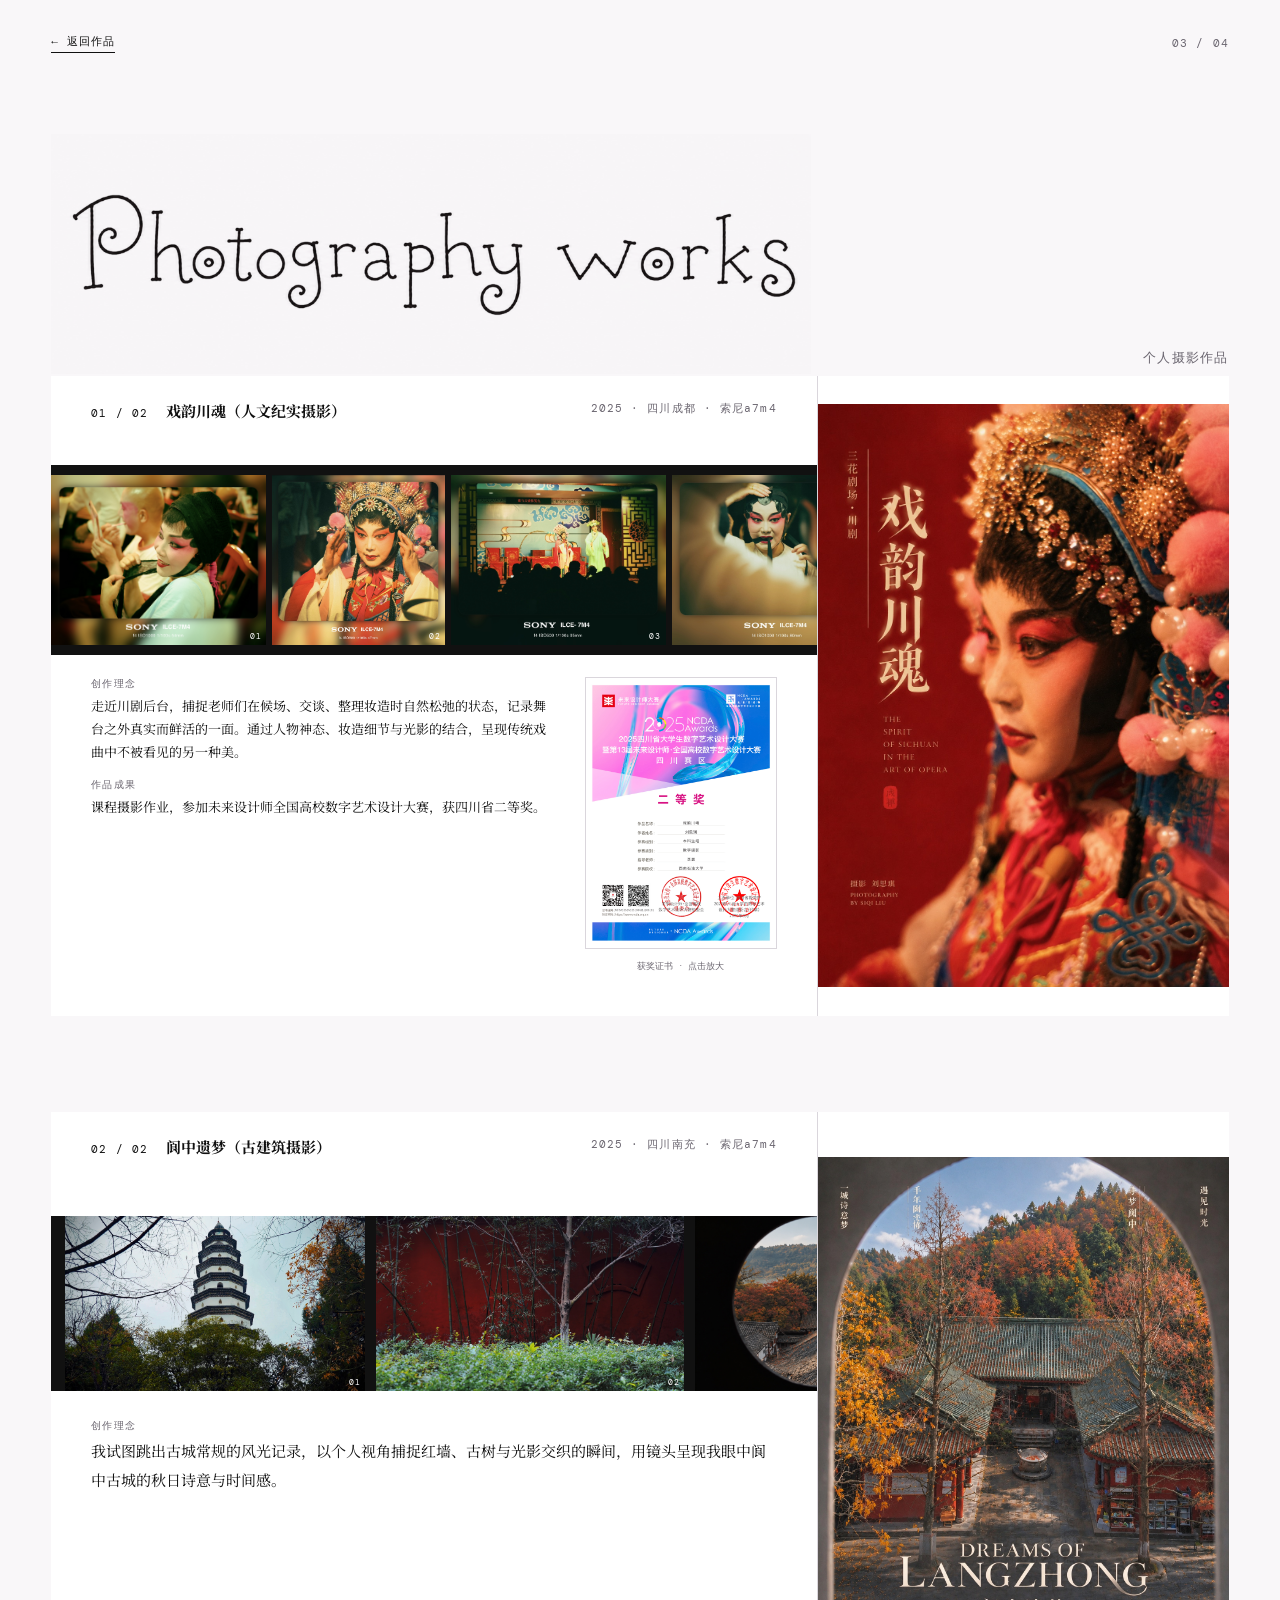
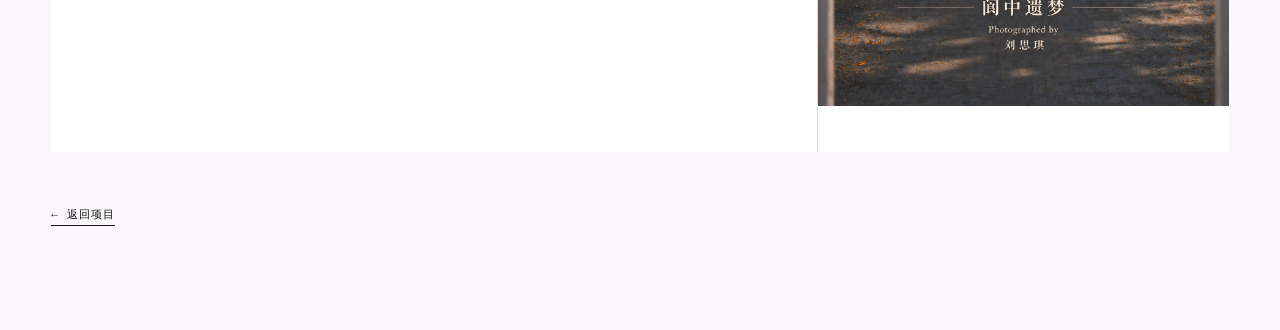
<file: work-photo.html>
<!doctype html>
<html lang="zh">
<head>
<meta charset="utf-8">
<meta name="viewport" content="width=device-width, initial-scale=1, viewport-fit=cover">
<title>摄影 — Siqi's Portfolio</title>
<link href="https://fonts.googleapis.com/css2?family=DM+Mono&amp;family=Noto+Serif+SC:wght@400;700&amp;display=swap" rel="stylesheet">
<style>
:root{--bg:#F9F7F9;--paper:#fff;--ink:#111;--mute:#6B6670;--line:#DAD6DC;--placeholder:#ECE9EE;box-sizing:border-box}
*{box-sizing:border-box}html{scroll-behavior:smooth}body{margin:0;overflow-x:hidden;background:var(--bg);color:var(--ink);font-family:'Noto Serif SC',serif}.mono{font:11px 'DM Mono',monospace;letter-spacing:.1em}
.page{width:min(1280px,92vw);margin:0 auto;padding:24px 0 104px}.nav{display:flex;justify-content:space-between;align-items:center;min-height:38px}.nav a{color:var(--ink);text-decoration:none;border-bottom:1px solid currentColor;padding-bottom:3px}.nav span{color:var(--mute)}
.project-footer{padding-top:48px}.bottom-back{display:inline-block;color:var(--ink);text-decoration:none;border-bottom:1px solid currentColor;padding-bottom:3px}
.page-head{display:flex;justify-content:space-between;align-items:flex-end;gap:24px;padding:clamp(54px,8vh,88px) 0 2px}.page-head h1{width:min(760px,70vw);margin:0;line-height:0}.page-head h1 img{display:block;width:100%;height:auto;mix-blend-mode:multiply}.page-head p{margin:0 0 7px;color:var(--mute);font-size:13px;white-space:nowrap}
.spreads{display:grid;gap:96px}.spread{position:relative;display:grid;grid-template-columns:65% 35%;height:min(86vh,640px);min-height:520px;background:var(--paper);overflow:hidden}.spread::after{content:'';position:absolute;z-index:4;left:65%;top:0;bottom:0;width:1px;background:var(--line);pointer-events:none}
.left-page{min-width:0;display:grid;grid-template-rows:14% 190px minmax(0,1fr);background:var(--paper)}.spread-top{display:flex;justify-content:space-between;gap:22px;align-items:flex-start;padding:24px 40px 12px}.spread-id{display:flex;gap:18px;align-items:baseline;min-width:0}.spread-id strong{font-size:15px;line-height:1.5}.spread-meta{max-width:52%;color:var(--mute);text-align:right;line-height:1.6}
.film-strip{display:flex;gap:6px;min-width:0;overflow-x:auto;overflow-y:hidden;background:#111;padding:10px 0;scrollbar-width:none}.film-strip::-webkit-scrollbar{display:none}.film-shot{position:relative;flex:0 0 auto;height:100%;min-width:96px;overflow:hidden;border:0;background:#292929;padding:0;color:#fff;cursor:zoom-in;scroll-snap-align:start}.film-shot img{display:block;width:auto;height:100%;min-width:96px;object-fit:cover;transition:transform .3s}.film-shot:hover img{transform:scale(1.04)}.film-shot.missing{width:112px;cursor:default}.film-shot.missing img{display:none}.shot-number{position:absolute;right:5px;bottom:4px;color:#fff;font:8px 'DM Mono',monospace;letter-spacing:.08em}.media-placeholder{position:absolute;inset:0;display:none;align-items:center;justify-content:center;padding:8px;background:var(--placeholder);color:var(--mute);font:9px 'DM Mono',monospace;text-align:center;word-break:break-word}.missing>.media-placeholder{display:flex}
.spread:nth-child(2) .film-strip{gap:11px;margin-top:15px;padding:0 0 0 14px}
.spread-copy{min-height:0;padding:28px 40px 26px;overflow:hidden}.spread-copy p{max-width:28em;max-height:9.5em;overflow:hidden;margin:0;font-size:15px;line-height:1.9}.spread:nth-child(2) .spread-copy p{max-width:none}.spread-copy.has-certificate{display:grid;grid-template-columns:minmax(0,1fr) minmax(138px,28%);gap:30px;align-items:start;padding-top:22px}.copy-sections{display:grid;gap:14px;min-width:0}.copy-section-label{display:block;margin-bottom:4px;color:var(--mute);font:10px 'DM Mono',monospace;letter-spacing:.12em}.spread-copy.has-certificate p{max-width:none;max-height:none;font-size:13px;line-height:1.75}.certificate-figure{margin:0}.certificate-trigger{position:relative;width:100%;aspect-ratio:595.68/842.16;overflow:hidden;border:1px solid var(--line);background:var(--placeholder);padding:0;color:var(--mute);cursor:zoom-in}.certificate-trigger img{display:block;width:100%;height:100%;object-fit:contain;background:#fff}.certificate-trigger.missing{cursor:default}.certificate-trigger.missing img{display:none}.certificate-caption{display:block;margin-top:7px;color:var(--mute);font:9px 'DM Mono',monospace;line-height:1.5;text-align:center}.note{display:block;width:auto;max-width:60%;max-height:92px;margin-top:18px;object-fit:contain;object-position:left center}
.main-photo{position:relative;min-width:0;height:100%;overflow:hidden;border:0;background:var(--paper);padding:0;color:var(--mute);cursor:zoom-in;opacity:0;transform:translateY(8px)}.main-photo.is-visible{animation:main-in .6s ease forwards}.main-photo img{display:block;width:100%;height:100%;object-fit:contain}.main-photo.missing{cursor:default;background:var(--placeholder)}.main-photo.missing img{display:none}@keyframes main-in{to{opacity:1;transform:none}}
.lightbox{position:fixed;inset:0;z-index:100;display:none;align-items:center;justify-content:center;background:rgba(0,0,0,.96);padding:4vw}.lightbox.open{display:flex}.lightbox img{display:block;max-width:92vw;max-height:92vh;object-fit:contain}.lightbox-placeholder{display:none;align-items:center;justify-content:center;width:min(80vw,480px);aspect-ratio:4/3;background:#292929;color:#aaa;text-align:center}.lightbox.is-missing img{display:none}.lightbox.is-missing .lightbox-placeholder{display:flex}.lightbox-control{position:absolute;top:50%;display:grid;place-items:center;width:44px;height:44px;border:1px solid #777;border-radius:50%;background:#111;color:#fff;font-size:21px;cursor:pointer;transform:translateY(-50%)}.lightbox-control.prev{left:18px}.lightbox-control.next{right:18px}.lightbox-count{position:absolute;right:24px;bottom:20px;color:#fff}.lightbox-close{position:absolute;right:22px;top:18px;border:0;background:transparent;color:#fff;font-size:27px;cursor:pointer}
@media(prefers-reduced-motion:reduce){html{scroll-behavior:auto}.main-photo{opacity:1;transform:none}.main-photo.is-visible{animation:none}.film-shot img{transition:none}}
@media(max-width:899px){.page{width:88vw;padding-top:18px}.page-head{display:block;padding:44px 0}.page-head h1{width:100%}.page-head p{margin:14px 0 0}.spreads{gap:72px}.spread{display:flex;flex-direction:column;height:auto;min-height:0;overflow:visible;background:transparent}.spread::after{display:none}.left-page{display:contents}.main-photo{order:1;width:100%;height:auto;aspect-ratio:3/4}.film-strip{order:2;height:116px;padding:10px 0;scroll-snap-type:x mandatory}.spread:nth-child(2) .film-strip{gap:10px;margin-top:0;padding:10px 0}.film-shot{height:96px;min-width:96px}.film-shot img{min-width:96px}.film-shot.missing{width:96px}.spread-top{order:3;padding:20px 0 12px}.spread-copy{order:4;padding:8px 0 0;overflow:visible}.spread-copy.has-certificate{display:grid;grid-template-columns:1fr;gap:22px;padding-top:8px}.spread-copy p{max-height:none}.spread-copy.has-certificate p{font-size:14px}.certificate-figure{width:min(72vw,300px);margin:0 auto}.note{max-height:82px}.lightbox{padding:64px 10px}.lightbox-control{top:auto;bottom:14px;transform:none}.lightbox-control.prev{left:calc(50% - 54px)}.lightbox-control.next{right:calc(50% - 54px)}.lightbox-count{right:16px;bottom:25px}.lightbox-close{right:12px;top:12px}}
</style>
</head>
<body>
<main class="page">
  <nav class="nav mono" aria-label="页面导航"><a href="index.html?view=works#works">← 返回作品</a><span>03 / 04</span></nav>
  <header class="page-head"><h1><img src="assets/titles/photography-works.png" alt="Photography works"></h1><p class="mono">个人摄影作品</p></header>
  <div class="spreads" id="spreads"></div>
  <footer class="project-footer"><a class="bottom-back mono" href="index.html?view=projects#projects">← 返回项目</a></footer>
</main>
<div class="lightbox" id="lightbox" role="dialog" aria-modal="true" aria-label="照片预览" aria-hidden="true"><button class="lightbox-close" type="button" aria-label="关闭">×</button><button class="lightbox-control prev" type="button" aria-label="上一张">←</button><img alt=""><span class="lightbox-placeholder mono"></span><button class="lightbox-control next" type="button" aria-label="下一张">→</button><span class="lightbox-count mono"></span></div>
<script>
const groups=[
  {title:'戏韵川魂（人文纪实摄影）',meta:'2025 · 四川成都 · 索尼a7m4',concept:'走近川剧后台，捕捉老师们在候场、交谈、整理妆造时自然松弛的状态，记录舞台之外真实而鲜活的一面。通过人物神态、妆造细节与光影的结合，呈现传统戏曲中不被看见的另一种美。',result:'课程摄影作业，参加未来设计师全国高校数字艺术设计大赛，获四川省二等奖。',certificate:'assets/work-photo/g1/certificate.png',main:'assets/work-photo/g1/main.jpg',shots:['assets/work-photo/g1/s1.jpg','assets/work-photo/g1/s2.jpg','assets/work-photo/g1/s3.jpg','assets/work-photo/g1/s4.jpg','assets/work-photo/g1/s5.jpg']},
  {title:'阆中遗梦（古建筑摄影）',meta:'2025 · 四川南充 · 索尼a7m4',text:'我试图跳出古城常规的风光记录，以个人视角捕捉红墙、古树与光影交织的瞬间，用镜头呈现我眼中阆中古城的秋日诗意与时间感。',main:'assets/work-photo/g2/main.jpg',shots:['assets/work-photo/g2/s2.jpg','assets/work-photo/g2/s3.jpg','assets/work-photo/g2/s5.jpg']}
];
const esc=function(value){return String(value).replace(/[&<>"']/g,function(c){return{'&':'&amp;','<':'&lt;','>':'&gt;','"':'&quot;',"'":'&#39;'}[c]})};
const fileName=function(path){return path.split('/').pop()};
const spreads=document.getElementById('spreads');
spreads.innerHTML=groups.map(function(group,groupIndex){const number=String(groupIndex+1).padStart(2,'0');const total=String(groups.length).padStart(2,'0');const shots=group.shots.map(function(src,shotIndex){return '<button class="film-shot photo-trigger" type="button" data-group="'+groupIndex+'" data-photo="'+(shotIndex+1)+'" aria-label="查看第 '+(shotIndex+1)+' 张底片"><img src="'+esc(src)+'" alt="第 '+(shotIndex+1)+' 张底片" onerror="this.parentElement.classList.add(\'missing\');this.remove()"><span class="media-placeholder">'+esc(fileName(src))+'</span><span class="shot-number">'+String(shotIndex+1).padStart(2,'0')+'</span></button>'}).join('');const copy=group.certificate?'<div class="spread-copy has-certificate"><div class="copy-sections"><section><span class="copy-section-label">创作理念</span><p>'+esc(group.concept)+'</p></section><section><span class="copy-section-label">作品成果</span><p>'+esc(group.result)+'</p></section></div><figure class="certificate-figure"><button class="certificate-trigger photo-trigger" type="button" data-group="'+groupIndex+'" data-photo="'+(group.shots.length+1)+'" aria-label="查看获奖证书"><img src="'+esc(group.certificate)+'" alt="未来设计师全国高校数字艺术设计大赛四川省二等奖证书" onerror="this.parentElement.classList.add(\'missing\');this.remove()"><span class="media-placeholder">'+esc(fileName(group.certificate))+'</span></button><figcaption class="certificate-caption">获奖证书 · 点击放大</figcaption></figure></div>':'<div class="spread-copy"><span class="copy-section-label">创作理念</span><p>'+esc(group.text)+'</p></div>';return '<article class="spread"><div class="left-page"><header class="spread-top"><div class="spread-id"><span class="mono">'+number+' / '+total+'</span><strong>'+esc(group.title)+'</strong></div><span class="spread-meta mono">'+esc(group.meta)+'</span></header><div class="film-strip">'+shots+'</div>'+copy+'</div><button class="main-photo photo-trigger" type="button" data-group="'+groupIndex+'" data-photo="0" aria-label="查看'+esc(group.title)+'主图"><img src="'+esc(group.main)+'" alt="'+esc(group.title)+'主图" onerror="this.parentElement.classList.add(\'missing\');this.remove()"><span class="media-placeholder">'+esc(fileName(group.main))+'</span></button></article>'}).join('');
const reduceMotion=matchMedia('(prefers-reduced-motion: reduce)').matches;const mainPhotos=[].slice.call(document.querySelectorAll('.main-photo'));
if(reduceMotion){mainPhotos.forEach(function(photo){photo.style.opacity='1';photo.style.transform='none'})}else{const observer=new IntersectionObserver(function(entries){entries.forEach(function(entry){if(entry.isIntersecting){entry.target.classList.add('is-visible');observer.unobserve(entry.target)}})},{threshold:.2});mainPhotos.forEach(function(photo){observer.observe(photo)})}
const lightbox=document.getElementById('lightbox'),lightboxImage=lightbox.querySelector('img'),lightboxPlaceholder=lightbox.querySelector('.lightbox-placeholder'),count=lightbox.querySelector('.lightbox-count');let activeGroup=0,activePhoto=0,lastTrigger=null;
const groupPhotos=function(groupIndex){const group=groups[groupIndex];return [group.main].concat(group.shots,group.certificate?[group.certificate]:[])};
function showPhoto(groupIndex,photoIndex){const photos=groupPhotos(groupIndex);activeGroup=groupIndex;activePhoto=(photoIndex+photos.length)%photos.length;lightbox.classList.remove('is-missing');lightboxImage.src=photos[activePhoto];lightboxImage.alt=groups[groupIndex].title+' '+(activePhoto+1);lightboxPlaceholder.textContent=fileName(photos[activePhoto]);count.textContent=(activePhoto+1)+' / '+photos.length;lightbox.classList.add('open');lightbox.setAttribute('aria-hidden','false');document.body.style.overflow='hidden';lightbox.querySelector('.lightbox-close').focus()}
function closeLightbox(){lightbox.classList.remove('open','is-missing');lightbox.setAttribute('aria-hidden','true');lightboxImage.removeAttribute('src');document.body.style.overflow='';if(lastTrigger)lastTrigger.focus()}
document.addEventListener('click',function(event){const trigger=event.target.closest('.photo-trigger');if(!trigger||trigger.classList.contains('missing'))return;lastTrigger=trigger;showPhoto(Number(trigger.dataset.group),Number(trigger.dataset.photo))});
lightbox.addEventListener('click',function(event){if(event.target===lightbox||event.target===lightboxImage)closeLightbox()});lightbox.querySelector('.lightbox-close').addEventListener('click',closeLightbox);lightbox.querySelector('.prev').addEventListener('click',function(){showPhoto(activeGroup,activePhoto-1)});lightbox.querySelector('.next').addEventListener('click',function(){showPhoto(activeGroup,activePhoto+1)});
lightboxImage.addEventListener('load',function(){lightbox.classList.remove('is-missing')});lightboxImage.addEventListener('error',function(){lightbox.classList.add('is-missing')});
addEventListener('keydown',function(event){if(!lightbox.classList.contains('open'))return;if(event.key==='Escape')closeLightbox();if(event.key==='ArrowLeft')showPhoto(activeGroup,activePhoto-1);if(event.key==='ArrowRight')showPhoto(activeGroup,activePhoto+1)});
</script>
</body>
</html>
</file>
<file: media-viewer.css>
.media-viewer-trigger{cursor:zoom-in}
.media-viewer{position:fixed;inset:0;z-index:1000;display:none;align-items:center;justify-content:center;padding:clamp(18px,4vw,56px);background:rgba(0,0,0,.94)}
.media-viewer.is-open{display:flex}
.media-viewer img,.media-viewer video{display:block;max-width:92vw;max-height:90vh;object-fit:contain;cursor:zoom-out}
.media-viewer video{background:#000}
.media-viewer-close{position:absolute;right:20px;top:16px;width:42px;height:42px;border:1px solid rgba(255,255,255,.55);border-radius:50%;background:rgba(0,0,0,.35);color:#fff;font-size:26px;line-height:1;cursor:pointer}
@media(max-width:760px){.media-viewer{padding:58px 12px 22px}.media-viewer img,.media-viewer video{max-width:96vw;max-height:84vh}.media-viewer-close{right:10px;top:10px}}
</file>
